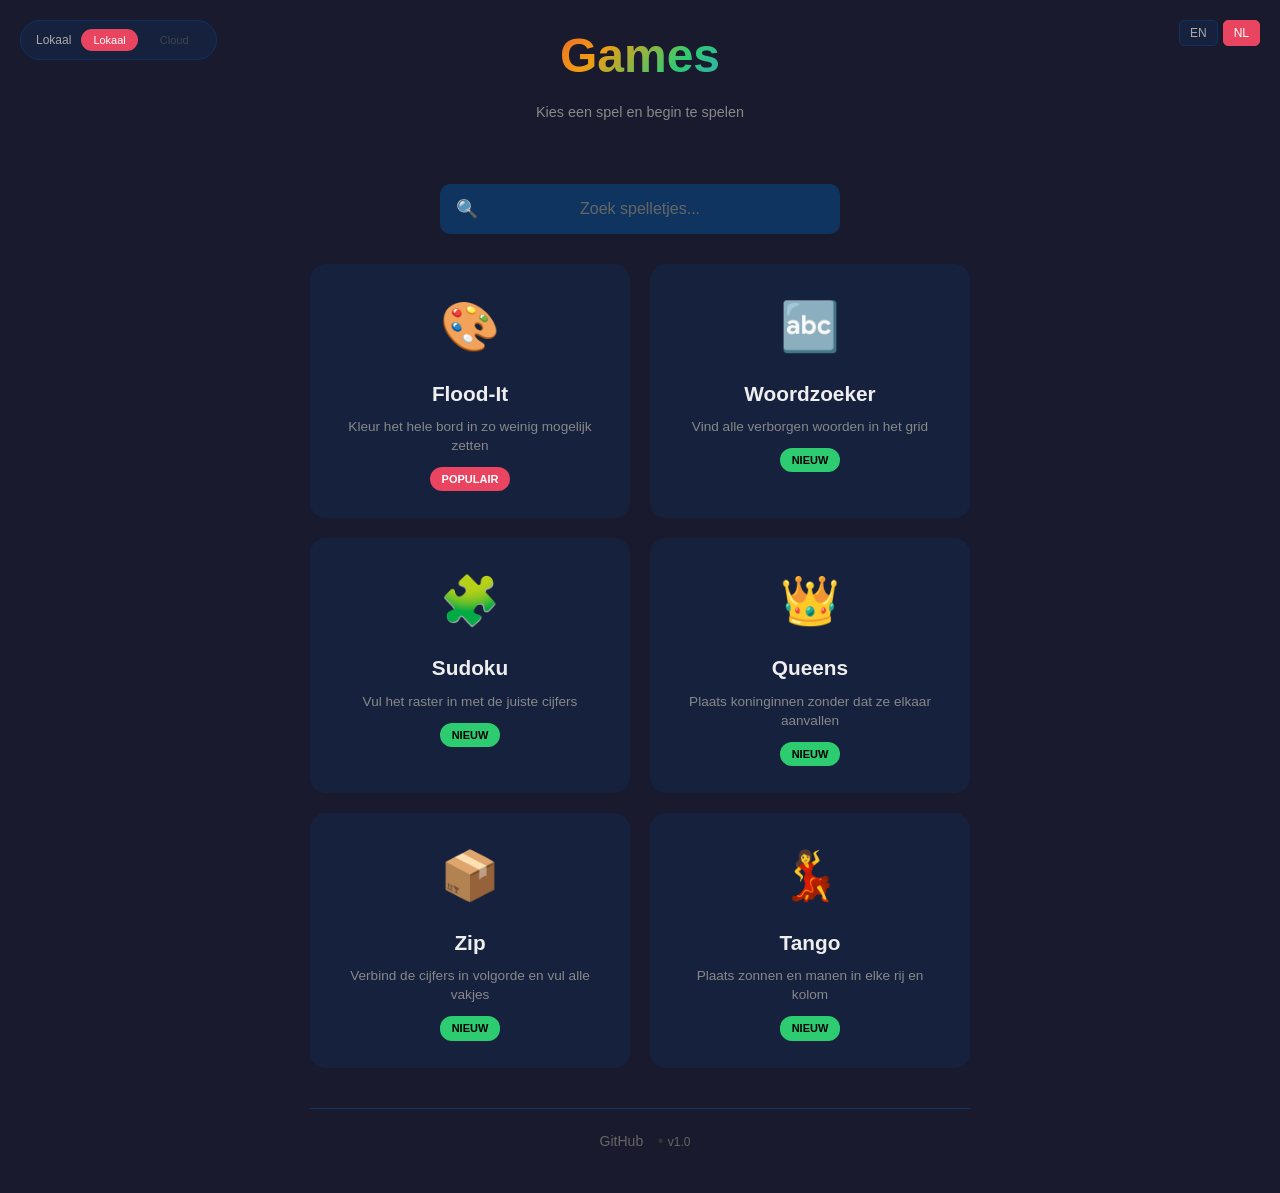
<file: index.html>
<!DOCTYPE html>
<html lang="en">
<head>
    <meta charset="UTF-8">
    <meta name="viewport" content="width=device-width, initial-scale=1.0">
    <title>Games</title>
    <link rel="stylesheet" href="shared/css/style.css">
    <style>
        .dashboard-header {
            text-align: center;
            margin-bottom: 30px;
        }
        
        .dashboard-header h1 {
            font-size: 3rem;
            margin-bottom: 10px;
        }
        
        .search-container {
            width: 100%;
            max-width: 400px;
            margin: 0 auto 30px;
            position: relative;
        }
        
        .search-input {
            width: 100%;
            padding: 14px 20px 14px 45px;
            border: 2px solid #0f3460;
            border-radius: 30px;
            font-size: 16px;
            background: #16213e;
            color: #fff;
            transition: all 0.2s;
        }
        
        .search-input:focus {
            outline: none;
            border-color: #e94560;
            box-shadow: 0 0 20px rgba(233, 69, 96, 0.2);
        }
        
        .search-icon {
            position: absolute;
            left: 16px;
            top: 50%;
            transform: translateY(-50%);
            color: #666;
            font-size: 18px;
        }
        
        .games-grid {
            display: grid;
            grid-template-columns: repeat(auto-fill, minmax(280px, 1fr));
            gap: 20px;
            width: 100%;
            max-width: 900px;
        }
        
        .game-card {
            background: #16213e;
            border-radius: 16px;
            padding: 25px;
            text-align: center;
            cursor: pointer;
            transition: all 0.3s ease;
            border: 2px solid transparent;
            text-decoration: none;
            color: inherit;
            display: block;
        }
        
        .game-card:hover {
            transform: translateY(-5px);
            border-color: #e94560;
            box-shadow: 0 10px 30px rgba(0, 0, 0, 0.3);
        }
        
        .game-card-icon {
            font-size: 48px;
            margin-bottom: 15px;
            display: block;
        }
        
        .game-card-title {
            font-size: 1.3rem;
            font-weight: bold;
            color: #eee;
            margin-bottom: 8px;
        }
        
        .game-card-description {
            font-size: 0.85rem;
            color: #888;
            line-height: 1.4;
        }
        
        .game-card-badge {
            display: inline-block;
            padding: 4px 12px;
            border-radius: 12px;
            font-size: 11px;
            font-weight: bold;
            margin-top: 12px;
            text-transform: uppercase;
        }
        
        .badge-new {
            background: #2ecc71;
            color: #000;
        }
        
        .badge-daily {
            background: #f39c12;
            color: #000;
        }
        
        .badge-popular {
            background: #e94560;
            color: #fff;
        }
        
        .badge-soon {
            background: #0f3460;
            color: #666;
        }
        
        .no-results {
            text-align: center;
            color: #666;
            padding: 40px;
            display: none;
        }
        
        .no-results.visible {
            display: block;
        }
        
        .footer-links {
            margin-top: 40px;
            text-align: center;
            padding: 20px;
            border-top: 1px solid #0f3460;
            width: 100%;
        }
        
        .footer-links a {
            color: #666;
            text-decoration: none;
            font-size: 14px;
            margin: 0 10px;
            transition: color 0.2s;
        }
        
        .footer-links a:hover {
            color: #e94560;
        }
        
        .account-toggle {
            position: absolute;
            top: 20px;
            left: 20px;
            display: flex;
            align-items: center;
            gap: 10px;
            background: #16213e;
            padding: 8px 15px;
            border-radius: 25px;
            border: 1px solid #0f3460;
        }
        
        .account-toggle span {
            font-size: 12px;
            color: #aaa;
        }
        
        .account-toggle .toggle-btn {
            padding: 5px 12px;
            border-radius: 15px;
            border: none;
            font-size: 11px;
            cursor: pointer;
            transition: all 0.2s;
            background: transparent;
            color: #666;
        }
        
        .account-toggle .toggle-btn.active {
            background: #e94560;
            color: white;
        }
        
        .account-toggle .toggle-btn.coming-soon {
            opacity: 0.5;
            cursor: not-allowed;
        }
        
        @media (max-width: 600px) {
            .dashboard-header h1 {
                font-size: 2rem;
            }
            
            .games-grid {
                grid-template-columns: 1fr;
            }
            
            .account-toggle {
                top: 10px;
                left: 10px;
                padding: 6px 10px;
            }
        }
    </style>
</head>
<body>
    <div class="app-container">
        <div class="account-toggle">
            <span id="local-label">Local</span>
            <button class="toggle-btn active" id="btn-local" onclick="setAccountMode('local')">Lokaal</button>
            <button class="toggle-btn coming-soon" id="btn-cloud" onclick="setAccountMode('cloud')">Cloud</button>
        </div>
        
        <div class="lang-switch">
            <button class="lang-btn" data-lang="en" onclick="setLanguage('en')">EN</button>
            <button class="lang-btn" data-lang="nl" onclick="setLanguage('nl')">NL</button>
        </div>

        <div class="dashboard-header">
            <h1>Games</h1>
            <p class="subtitle">Kies een spel en begin te spelen</p>
        </div>

        <div class="search-container">
            <span class="search-icon">🔍</span>
            <input type="text" class="search-input" id="search-input" placeholder="Zoek spelletjes..." oninput="filterGames()">
        </div>

        <div class="games-grid" id="games-grid">
            <a href="games/flood-it/" class="game-card">
                <span class="game-card-icon">🎨</span>
                <div class="game-card-title">Flood-It</div>
                <div class="game-card-description">Kleur het hele bord in zo weinig mogelijk zetten</div>
                <span class="game-card-badge badge-popular">Populair</span>
            </a>
            
            <a href="games/word-search/" class="game-card">
                <span class="game-card-icon">🔤</span>
                <div class="game-card-title">Woordzoeker</div>
                <div class="game-card-description">Vind alle verborgen woorden in het grid</div>
                <span class="game-card-badge badge-new">Nieuw</span>
            </a>
            
            <a href="games/sudoku/" class="game-card">
                <span class="game-card-icon">🧩</span>
                <div class="game-card-title">Sudoku</div>
                <div class="game-card-description">Vul het raster in met de juiste cijfers</div>
                <span class="game-card-badge badge-new">Nieuw</span>
            </a>
            
            <a href="games/queens/" class="game-card">
                <span class="game-card-icon">👑</span>
                <div class="game-card-title">Queens</div>
                <div class="game-card-description">Plaats koninginnen zonder dat ze elkaar aanvallen</div>
                <span class="game-card-badge badge-new">Nieuw</span>
            </a>
            
            <a href="games/zip/" class="game-card">
                <span class="game-card-icon">📦</span>
                <div class="game-card-title">Zip</div>
                <div class="game-card-description">Verbind de cijfers in volgorde en vul alle vakjes</div>
                <span class="game-card-badge badge-new">Nieuw</span>
            </a>
            
            <a href="games/tango/" class="game-card">
                <span class="game-card-icon">💃</span>
                <div class="game-card-title">Tango</div>
                <div class="game-card-description">Plaats zonnen en manen in elke rij en kolom</div>
                <span class="game-card-badge badge-new">Nieuw</span>
            </a>
        </div>

        <div class="no-results" id="no-results">
            <p>Geen spelletjes gevonden</p>
        </div>

        <div class="footer-links">
            <a href="https://github.com/aldo-f/games" target="_blank">GitHub</a>
            <span style="color: #333;">•</span>
            <span style="color: #666; font-size: 12px;">v1.0</span>
        </div>
    </div>

    <script src="shared/js/i18n.js"></script>
    <script>
        let currentLang = localStorage.getItem('games_lang') || 'nl';
        
        document.querySelectorAll('.lang-btn').forEach(btn => {
            btn.classList.toggle('active', btn.dataset.lang === currentLang);
        });
        
        function setLanguage(lang) {
            currentLang = lang;
            localStorage.setItem('games_lang', lang);
            document.querySelectorAll('.lang-btn').forEach(btn => {
                btn.classList.toggle('active', btn.dataset.lang === lang);
            });
            
            const texts = {
                en: {
                    subtitle: 'Choose a game and start playing',
                    search: 'Search games...',
                    noResults: 'No games found',
                    local: 'Local',
                    cloud: 'Cloud',
                    comingSoon: 'Coming Soon',
                    popular: 'Popular',
                    new: 'New'
                },
                nl: {
                    subtitle: 'Kies een spel en begin te spelen',
                    search: 'Zoek spelletjes...',
                    noResults: 'Geen spelletjes gevonden',
                    local: 'Lokaal',
                    cloud: 'Cloud',
                    comingSoon: 'Binnenkort',
                    popular: 'Populair',
                    new: 'Nieuw'
                }
            };
            
            document.querySelector('.subtitle').textContent = texts[lang].subtitle;
            document.getElementById('search-input').placeholder = texts[lang].search;
            document.getElementById('local-label').textContent = texts[lang].local;
            document.getElementById('btn-local').textContent = texts[lang].local;
            document.getElementById('btn-cloud').textContent = texts[lang].cloud;
        }
        
        function filterGames() {
            const searchTerm = document.getElementById('search-input').value.toLowerCase();
            const cards = document.querySelectorAll('.game-card');
            let visibleCount = 0;
            
            cards.forEach(card => {
                const title = card.querySelector('.game-card-title').textContent.toLowerCase();
                const desc = card.querySelector('.game-card-description').textContent.toLowerCase();
                
                if (title.includes(searchTerm) || desc.includes(searchTerm)) {
                    card.style.display = 'block';
                    visibleCount++;
                } else {
                    card.style.display = 'none';
                }
            });
            
            document.getElementById('no-results').classList.toggle('visible', visibleCount === 0);
        }
        
        function setAccountMode(mode) {
            if (mode === 'cloud') return;
            
            document.getElementById('btn-local').classList.toggle('active', mode === 'local');
            document.getElementById('btn-cloud').classList.toggle('active', mode === 'cloud');
            localStorage.setItem('games_account_mode', mode);
        }
        
        function showComingSoon() {
            alert('Dit spel is binnenkort beschikbaar! / This game is coming soon!');
        }
        
        setLanguage(currentLang);
    </script>
</body>
</html>
</file>
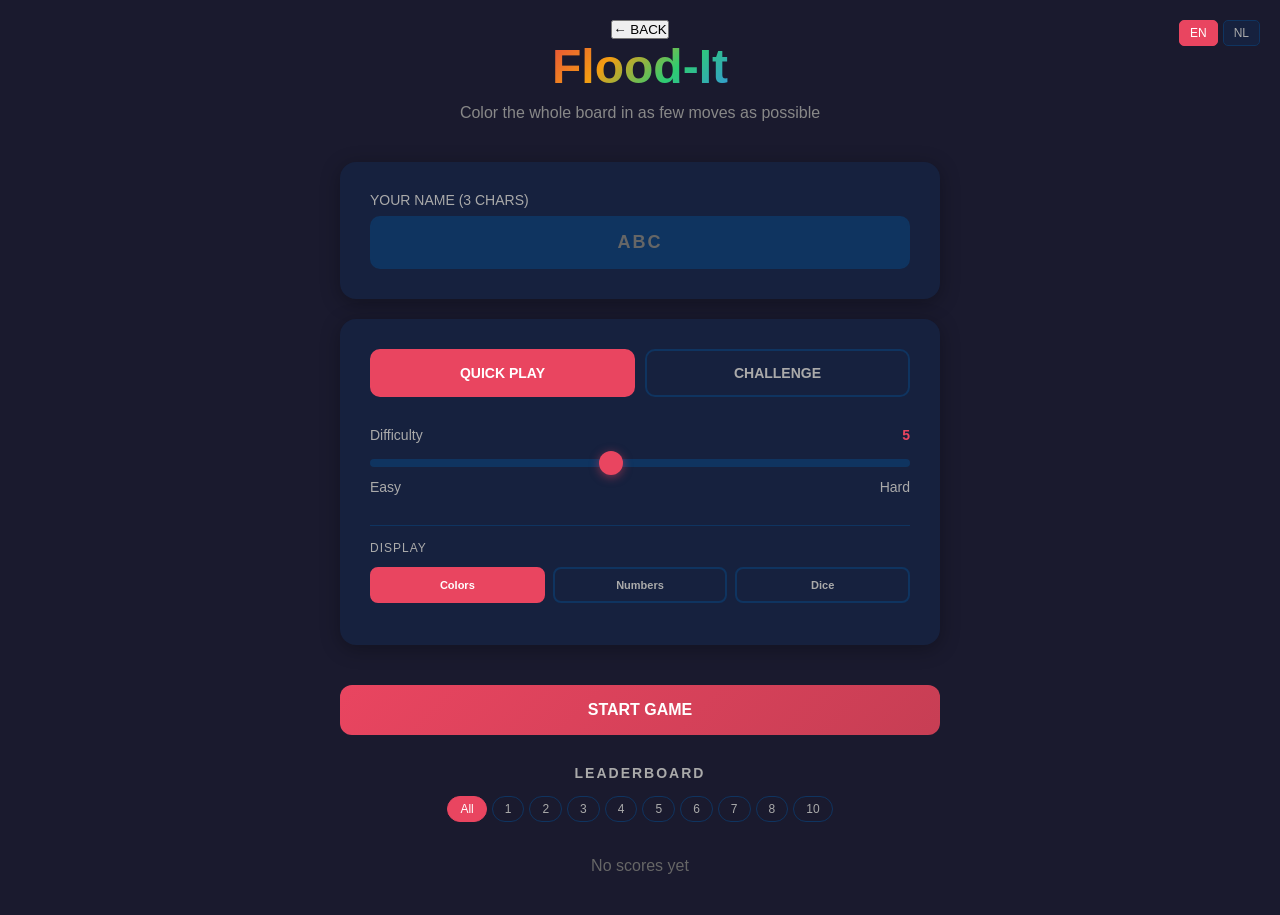
<file: games/flood-it/index.html>
<!DOCTYPE html>
<html lang="en">
<head>
    <meta charset="UTF-8">
    <meta name="viewport" content="width=device-width, initial-scale=1.0">
    <title>Flood-It</title>
    <style>
        * { box-sizing: border-box; margin: 0; padding: 0; }
        body { font-family: -apple-system, BlinkMacSystemFont, 'Segoe UI', Roboto, sans-serif; background: #1a1a2e; min-height: 100vh; color: #eee; display: flex; flex-direction: column; align-items: center; padding: 20px; }
        .screen { display: none; width: 100%; max-width: 600px; flex-direction: column; align-items: center; }
        .screen.active { display: flex; }
        h1 { font-size: 3rem; margin-bottom: 10px; background: linear-gradient(135deg, #e74c3c, #f39c12, #2ecc71, #3498db); -webkit-background-clip: text; -webkit-text-fill-color: transparent; background-clip: text; }
        .lang-switch { position: absolute; top: 20px; right: 20px; display: flex; gap: 5px; }
        .lang-btn { background: #16213e; border: 1px solid #0f3460; color: #aaa; padding: 5px 10px; border-radius: 5px; cursor: pointer; font-size: 12px; }
        .lang-btn.active { background: #e94560; color: white; border-color: #e94560; }
        .subtitle { color: #888; margin-bottom: 40px; }
        .card { background: #16213e; border-radius: 16px; padding: 30px; width: 100%; margin-bottom: 20px; box-shadow: 0 4px 20px rgba(0,0,0,0.3); }
        label { display: block; margin-bottom: 8px; color: #aaa; font-size: 14px; }
        input[type="text"] { width: 100%; padding: 14px 16px; border: 2px solid #0f3460; border-radius: 10px; font-size: 18px; background: #0f3460; color: #fff; text-align: center; text-transform: uppercase; letter-spacing: 8px; font-weight: bold; }
        input[type="text"]:focus { outline: none; border-color: #e94560; }
        input[type="text"]::placeholder { letter-spacing: 2px; color: #666; text-transform: none; }
        .slider-container { margin: 30px 0; }
        .slider-label { display: flex; justify-content: space-between; margin-bottom: 10px; color: #aaa; font-size: 14px; }
        .slider-value { color: #e94560; font-weight: bold; }
        input[type="range"] { width: 100%; height: 8px; border-radius: 4px; background: #0f3460; outline: none; -webkit-appearance: none; }
        input[type="range"]::-webkit-slider-thumb { -webkit-appearance: none; width: 24px; height: 24px; border-radius: 50%; background: #e94560; cursor: pointer; box-shadow: 0 2px 10px rgba(233, 69, 96, 0.5); }
        .mode-buttons { display: flex; gap: 10px; margin-bottom: 15px; }
        .mode-btn { flex: 1; padding: 14px; border: 2px solid #0f3460; border-radius: 10px; background: transparent; color: #aaa; font-size: 14px; font-weight: bold; cursor: pointer; transition: all 0.2s; }
        .mode-btn.active { background: #e94560; border-color: #e94560; color: white; }
        .mode-btn:hover:not(.active) { border-color: #e94560; color: #fff; }
        .challenge-info { background: #0f3460; padding: 12px; border-radius: 8px; font-size: 13px; color: #aaa; margin-bottom: 20px; display: none; }
        .challenge-info.visible { display: block; }
        .settings-toggle { display: flex; align-items: center; justify-content: space-between; padding: 12px 0; border-top: 1px solid #0f3460; margin-top: 10px; }
        .toggle-switch { position: relative; width: 50px; height: 26px; }
        .toggle-switch input { opacity: 0; width: 0; height: 0; }
        .toggle-slider { position: absolute; cursor: pointer; top: 0; left: 0; right: 0; bottom: 0; background: #0f3460; border-radius: 26px; transition: 0.3s; }
        .toggle-slider:before { position: absolute; content: ""; height: 20px; width: 20px; left: 3px; bottom: 3px; background: white; border-radius: 50%; transition: 0.3s; }
        input:checked + .toggle-slider { background: #e94560; }
        input:checked + .toggle-slider:before { transform: translateX(24px); }
        .btn { width: 100%; padding: 16px; border: none; border-radius: 12px; font-size: 16px; font-weight: bold; cursor: pointer; transition: all 0.2s; margin-top: 20px; }
        .btn-primary { background: linear-gradient(135deg, #e94560, #c73e54); color: white; }
        .btn-primary:hover { transform: translateY(-2px); box-shadow: 0 4px 20px rgba(233, 69, 96, 0.4); }
        .btn-primary:disabled { background: #333; cursor: not-allowed; transform: none; box-shadow: none; }
        .game-header { display: flex; justify-content: space-between; align-items: center; width: 100%; max-width: 600px; margin-bottom: 20px; }
        .game-info { display: flex; gap: 20px; align-items: center; }
        .stat { background: #16213e; padding: 10px 20px; border-radius: 10px; text-align: center; }
        .stat-label { font-size: 11px; color: #666; text-transform: uppercase; }
        .stat-value { font-size: 20px; font-weight: bold; color: #e94560; }
        .timer { color: #2ecc71; }
        .timer.warning { color: #f39c12; }
        .timer.danger { color: #e74c3c; animation: pulse 0.5s infinite; }
        @keyframes pulse { 0%, 100% { opacity: 1; } 50% { opacity: 0.5; } }
        .color-buttons { display: flex; gap: 10px; justify-content: center; flex-wrap: wrap; margin: 20px 0; }
        .color-btn { width: 55px; height: 55px; border: 3px solid transparent; border-radius: 12px; cursor: pointer; transition: all 0.2s; display: flex; align-items: center; justify-content: center; overflow: hidden; }
        .color-btn:hover { transform: scale(1.1); }
        .color-btn.current { border-color: white; box-shadow: 0 0 15px rgba(255,255,255,0.4); }
        .color-btn:disabled { opacity: 0.4; cursor: not-allowed; }
        .color-btn:disabled:hover { transform: none; }
        #game-grid { display: grid; gap: 2px; background: #0a0a15; padding: 4px; border-radius: 8px; margin: 20px 0; }
        .cell { border-radius: 2px; transition: background-color 0.15s ease; position: relative; }
        .game-footer { display: flex; gap: 10px; width: 100%; max-width: 600px; }
        .btn-secondary { background: #16213e; color: #aaa; border: 2px solid #0f3460; }
        .btn-secondary:hover { background: #1a2744; color: #fff; }
        .board-indicator { display: flex; gap: 10px; margin-bottom: 20px; }
        .board-dot { width: 12px; height: 12px; border-radius: 50%; background: #0f3460; }
        .board-dot.active { background: #e94560; }
        .board-dot.completed { background: #2ecc71; }
        .leaderboard { width: 100%; max-width: 400px; margin-top: 30px; }
        .leaderboard h3 { color: #aaa; margin-bottom: 15px; text-align: center; font-size: 14px; text-transform: uppercase; letter-spacing: 2px; }
        .leaderboard-tabs { display: flex; gap: 5px; margin-bottom: 15px; justify-content: center; }
        .leaderboard-tab { background: transparent; border: 1px solid #0f3460; color: #aaa; padding: 5px 12px; border-radius: 15px; font-size: 12px; cursor: pointer; }
        .leaderboard-tab.active { background: #e94560; border-color: #e94560; color: white; }
        .leaderboard-entry { display: flex; justify-content: space-between; padding: 10px 15px; background: #16213e; border-radius: 8px; margin-bottom: 8px; }
        .leaderboard-rank { color: #f39c12; font-weight: bold; width: 30px; }
        .leaderboard-nickname { flex: 1; text-align: left; padding-left: 10px; letter-spacing: 3px; }
        .leaderboard-difficulty { color: #666; font-size: 11px; }
        .leaderboard-score { color: #e94560; font-weight: bold; }
        .leaderboard-empty { text-align: center; color: #666; padding: 20px; }
        .result-screen { text-align: center; }
        .result-score { font-size: 48px; font-weight: bold; color: #e94560; margin: 20px 0; }
        .result-label { color: #666; font-size: 14px; }
        .win-message { color: #2ecc71; font-size: 24px; margin-bottom: 10px; }
        .lose-message { color: #e74c3c; font-size: 24px; margin-bottom: 10px; }
        .error-msg { color: #e74c3c; font-size: 12px; margin-top: 8px; display: none; }
        .error-msg.show { display: block; }
        .hint { color: #666; font-size: 12px; text-align: center; margin-top: 10px; }
        .game-tools { display: flex; gap: 10px; width: 100%; max-width: 600px; margin-bottom: 10px; }
        .tool-btn { flex: 1; padding: 10px; border: 2px solid #0f3460; border-radius: 8px; background: #16213e; color: #aaa; font-size: 12px; cursor: pointer; transition: all 0.2s; display: flex; align-items: center; justify-content: center; gap: 5px; }
        .tool-btn:hover { border-color: #e94560; color: #fff; }
        .tool-btn:disabled { opacity: 0.4; cursor: not-allowed; }
        .tool-btn.used { border-color: #f39c12; color: #f39c12; }
        .hint-indicator { background: #f39c12; color: #000; padding: 2px 8px; border-radius: 4px; font-size: 11px; margin-left: 5px; }
        .leaderboard-extras { font-size: 10px; color: #666; margin-left: 5px; }
        .leaderboard-extras span { margin-right: 5px; }
        .leaderboard-extras .hint-used { color: #f39c12; }
        .leaderboard-extras .undo-used { color: #e74c3c; }
        
        /* Display settings */
        .display-section { margin-top: 15px; padding-top: 15px; border-top: 1px solid #0f3460; }
        .display-section-title { color: #aaa; font-size: 12px; text-transform: uppercase; letter-spacing: 1px; margin-bottom: 12px; }
        .display-options { display: flex; gap: 8px; margin-bottom: 12px; flex-wrap: wrap; }
        .display-option-btn { flex: 1; min-width: 70px; padding: 10px 8px; border: 2px solid #0f3460; border-radius: 8px; background: transparent; color: #aaa; font-size: 11px; font-weight: bold; cursor: pointer; transition: all 0.2s; text-align: center; }
        .display-option-btn.active { background: #e94560; border-color: #e94560; color: white; }
        .display-option-btn:hover:not(.active) { border-color: #e94560; color: #fff; }
        
        /* Numbers on cells */
        .cell-number { position: absolute; inset: 0; display: flex; align-items: center; justify-content: center; font-weight: bold; font-size: 14px; color: white; text-shadow: 0 0 3px rgba(0,0,0,0.8), 0 0 1px rgba(0,0,0,1); pointer-events: none; }
        
        /* Dice dots */
        .cell-dice { position: absolute; inset: 0; display: grid; grid-template-columns: repeat(3, 1fr); grid-template-rows: repeat(3, 1fr); padding: 15%; pointer-events: none; }
        .dice-dot { background: white; border-radius: 50%; box-shadow: 0 0 3px rgba(0,0,0,0.8), 0 0 1px rgba(0,0,0,1); }
        .dice-dot.empty { visibility: hidden; }
        
        /* Compact grid */
        #game-grid.compact { gap: 1px; padding: 2px; }
        #game-grid.compact .cell { border-radius: 2px; }
        
        /* Centered layout */
        .app-container { width: 100%; max-width: 700px; display: flex; flex-direction: column; align-items: center; }
        .screen { display: none; width: 100%; flex-direction: column; align-items: center; }
        .screen .card, .screen .leaderboard, .screen .game-header, .screen .game-footer { max-width: 100%; }
    </style>
</head>
<body>
    <div class="app-container">
    <div class="lang-switch">
        <button class="lang-btn active" data-lang="en">EN</button>
        <button class="lang-btn" data-lang="nl">NL</button>
    </div>

    <div id="start-screen" class="screen active">
        <button class="back-btn" onclick="goToDashboard()" data-i18n="back_to_menu">← BACK</button>
        <h1>Flood-It</h1>
        <p class="subtitle" data-i18n="subtitle">Color the whole board in as few moves as possible</p>
        <div class="card">
            <label data-i18n="nickname_label">YOUR NAME (3 CHARS)</label>
            <input type="text" id="nickname" maxlength="3" placeholder="ABC">
            <p id="nickname-error" class="error-msg" data-i18n="nickname_error">Enter exactly 3 characters</p>
        </div>
        <div class="card">
            <div class="mode-buttons">
                <button class="mode-btn active" data-mode="quick" data-i18n="quick_play">QUICK PLAY</button>
                <button class="mode-btn" data-mode="challenge" data-i18n="challenge">CHALLENGE</button>
            </div>
            <div class="challenge-info" id="challenge-info" data-i18n="challenge_info">
                Play 3 boards. Your score is the average of the 3 boards.
            </div>
            <div class="slider-container">
                <div class="slider-label"><span data-i18n="difficulty">Difficulty</span><span class="slider-value" id="difficulty-label">5</span></div>
                <input type="range" id="difficulty" min="1" max="10" value="5" oninput="updateDifficulty()">
                <div class="slider-label" style="margin-top: 8px;"><span data-i18n="easy">Easy</span><span data-i18n="hard">Hard</span></div>
            </div>
            <div class="display-section">
                <div class="display-section-title" data-i18n="display_mode">Display</div>
                <div class="display-options">
                    <button class="display-option-btn active" data-display="colors" data-i18n="colors">Colors</button>
                    <button class="display-option-btn" data-display="numbers" data-i18n="numbers">Numbers</button>
                    <button class="display-option-btn" data-display="dice" data-i18n="dice">Dice</button>
                </div>
            </div>
        </div>
        <button class="btn btn-primary" onclick="startGame()" data-i18n="start_game">START GAME</button>
        <div class="leaderboard">
            <h3 data-i18n="leaderboard">Leaderboard</h3>
            <div class="leaderboard-tabs">
                <button class="leaderboard-tab active" data-diff="all" data-i18n="all">All</button>
                <button class="leaderboard-tab" data-diff="1">1</button>
                <button class="leaderboard-tab" data-diff="2">2</button>
                <button class="leaderboard-tab" data-diff="3">3</button>
                <button class="leaderboard-tab" data-diff="4">4</button>
                <button class="leaderboard-tab" data-diff="5">5</button>
                <button class="leaderboard-tab" data-diff="6">6</button>
                <button class="leaderboard-tab" data-diff="7">7</button>
                <button class="leaderboard-tab" data-diff="8">8</button>
                <button class="leaderboard-tab" data-diff="10">10</button>
            </div>
            <div id="leaderboard-list"></div>
        </div>
    </div>

    <div id="game-screen" class="screen">
        <div class="game-header">
            <div class="game-info">
                <div class="stat"><div class="stat-label" data-i18n="moves">Moves</div><div class="stat-value"><span id="moves">0</span>/<span id="max-moves">25</span></div></div>
                <div class="stat timer" id="timer-stat" style="display: none;"><div class="stat-label" data-i18n="timer">Timer</div><div class="stat-value" id="timer-display">60</div></div>
            </div>
            <div class="stat"><div class="stat-label" data-i18n="name">Name</div><div class="stat-value" id="player-name" style="font-size: 16px;">ABC</div></div>
        </div>
        <div class="board-indicator" id="board-indicator" style="display: none;">
            <div class="board-dot active"></div><div class="board-dot"></div><div class="board-dot"></div>
        </div>
        <div id="game-grid"></div>
        <div class="color-buttons" id="color-buttons"></div>
        <div class="game-tools">
            <button class="tool-btn" id="undo-btn" onclick="undoMove()" disabled>
                <span>↩</span> <span data-i18n="undo">UNDO</span>
            </button>
            <button class="tool-btn" id="hint-btn" onclick="getHint()">
                <span>💡</span> <span data-i18n="hint">HINT</span>
            </button>
            <button class="tool-btn" id="compact-btn" onclick="toggleCompact()">
                <span>⊞</span> <span data-i18n="compact">COMPACT</span>
            </button>
        </div>
        <div class="game-footer">
            <button class="btn btn-secondary" onclick="goToDashboard()" data-i18n="back_to_menu">← BACK</button>
            <button class="btn btn-secondary" onclick="showStartScreen()" data-i18n="new_game">NEW GAME</button>
            <button class="btn btn-primary" id="next-btn" onclick="nextBoard()" style="display: none; margin-top: 0;" data-i18n="next_board">NEXT BOARD</button>
        </div>
    </div>

    <div id="result-screen" class="screen">
        <button class="back-btn" onclick="goToDashboard()" data-i18n="back_to_menu">← BACK</button>
        <div class="result-screen">
            <div id="result-message"></div>
            <div class="result-label" id="result-label"></div>
            <div class="result-score" id="result-score"></div>
            <button class="btn btn-primary" onclick="showStartScreen()" data-i18n="play_again">PLAY AGAIN</button>
        </div>
    </div>

    <script src="../../shared/js/navigation.js"></script>
    <script>
        const COLORS = ["#e74c3c", "#3498db", "#2ecc71", "#f39c12", "#9b59b6", "#1abc9c", "#e91e63", "#ff5722", "#795548", "#607d8b"];
        const DIFFICULTY_SETTINGS = {
            1: {grid: 8, colors: 4, time: 45}, 2: {grid: 9, colors: 4, time: 50}, 3: {grid: 10, colors: 5, time: 55},
            4: {grid: 11, colors: 5, time: 60}, 5: {grid: 12, colors: 5, time: 65}, 6: {grid: 13, colors: 6, time: 70},
            7: {grid: 14, colors: 6, time: 75}, 8: {grid: 16, colors: 7, time: 85}, 9: {grid: 18, colors: 7, time: 95},
            10: {grid: 20, colors: 8, time: 105}
        };

        const i18n = {
            en: {
                subtitle: "Color the whole board in as few moves as possible",
                nickname_label: "YOUR NAME (3 CHARS)",
                nickname_error: "Enter exactly 3 characters",
                quick_play: "QUICK PLAY",
                challenge: "CHALLENGE",
                challenge_info: "Play 3 boards (10x10, 6 colors). Your score is the average of the 3 boards.",
                difficulty: "Difficulty",
                easy: "Easy",
                hard: "Hard",
                timer_enable: "Enable timer",
                timer: "Timer",
                seconds: "seconds",
                start_game: "START GAME",
                leaderboard: "Leaderboard",
                all: "All",
                moves: "Moves",
                name: "Name",
                new_game: "NEW GAME",
                next_board: "NEXT BOARD",
                play_again: "PLAY AGAIN",
                won: "WON!",
                lost: "LOST",
                too_many_moves: "Too many moves needed",
                challenge_completed: "CHALLENGE COMPLETED!",
                time_up: "TIME'S UP",
                average: "Average",
                moves_count: "moves",
                no_scores: "No scores yet",
                undo: "UNDO",
                hint: "HINT",
                display_mode: "Display",
                colors: "Colors",
                numbers: "Numbers",
                dice: "Dice",
                brightness: "Brightness",
                normal: "Normal",
                high: "High",
                contrast_mode: "Contrast",
                color: "Color",
                bw: "B&W",
                compact: "COMPACT",
                back_to_menu: "← BACK"
            },
            nl: {
                subtitle: "Kleur het hele bord in zo weinig mogelijk zetten",
                nickname_label: "JOUW NAAM (3 TEKENS)",
                nickname_error: "Voer precies 3 tekens in",
                quick_play: "QUICK PLAY",
                challenge: "CHALLENGE",
                challenge_info: "Speel 3 borden (10x10, 6 kleuren). Je score is het gemiddelde van de 3 borden.",
                difficulty: "Moeilijkheid",
                easy: "Easy",
                hard: "Hard",
                timer_enable: "Timer inschakelen",
                timer: "Timer",
                seconds: "seconden",
                start_game: "START SPEL",
                leaderboard: "Leaderboard",
                all: "Alle",
                moves: "Zetten",
                name: "Naam",
                new_game: "NIEUW SPEL",
                next_board: "VOLGEND BORD",
                play_again: "OPNIEUW SPELEN",
                won: "GEWONNEN!",
                lost: "VERLOREN",
                too_many_moves: "Teveel zetten nodig",
                challenge_completed: "CHALLENGE GEHAALD!",
                time_up: "TIJD VOORBIJ",
                average: "Gemiddelde",
                moves_count: "zetten",
                no_scores: "Nog geen scores",
                undo: "ONGEDAAN",
                hint: "HINT",
                display_mode: "Weergave",
                colors: "Kleuren",
                numbers: "Cijfers",
                dice: "Dobbel",
                brightness: "Helderheid",
                normal: "Normaal",
                high: "Hoog",
                contrast_mode: "Contrast",
                color: "Kleur",
                bw: "Z&W",
                compact: "COMPACT",
                back_to_menu: "← TERUG"
            }
        };

        let currentLang = "en";
        let game = null;
        let nickname = "";
        let timerInterval = null;
        let timeLeft = 0;
        let currentMode = "quick";
        let currentLeaderboardDiff = "all";
        let gameHistory = [];
        let hintsUsed = 0;
        let undosUsed = 0;
        let displayMode = "colors";
        let compactMode = false;

        function t(key) {
            return i18n[currentLang][key] || key;
        }

        function setLanguage(lang) {
            currentLang = lang;
            document.querySelectorAll(".lang-btn").forEach(btn => {
                btn.classList.toggle("active", btn.dataset.lang === lang);
            });
            document.querySelectorAll("[data-i18n]").forEach(el => {
                const key = el.dataset.i18n;
                if (el.tagName === "INPUT") {
                    el.placeholder = t(key + "_placeholder") || "";
                } else {
                    el.textContent = t(key);
                }
            });
            updateDifficulty();
            loadLeaderboard();
        }

        document.querySelectorAll(".lang-btn").forEach(btn => {
            btn.addEventListener("click", () => setLanguage(btn.dataset.lang));
        });

        document.querySelectorAll(".leaderboard-tab").forEach(tab => {
            tab.addEventListener("click", () => {
                document.querySelectorAll(".leaderboard-tab").forEach(t => t.classList.remove("active"));
                tab.classList.add("active");
                currentLeaderboardDiff = tab.dataset.diff;
                loadLeaderboard();
            });
        });

        function selectMode(mode) {
            currentMode = mode;
            document.querySelectorAll(".mode-btn").forEach(btn => btn.classList.toggle("active", btn.dataset.mode === mode));
            document.getElementById("challenge-info").classList.toggle("visible", mode === "challenge");
            if (mode === "challenge") {
                document.getElementById("difficulty").value = 5;
                document.getElementById("difficulty-label").textContent = "5";
                updateDifficulty();
            }
        }

        document.querySelectorAll(".mode-btn").forEach(btn => {
            btn.addEventListener("click", () => selectMode(btn.dataset.mode));
        });

        document.querySelectorAll(".display-option-btn[data-display]").forEach(btn => {
            btn.addEventListener("click", () => {
                document.querySelectorAll(".display-option-btn[data-display]").forEach(b => b.classList.remove("active"));
                btn.classList.add("active");
                displayMode = btn.dataset.display;
                localStorage.setItem("floodit_display", displayMode);
                if (game) renderGame();
            });
        });

        function updateDifficulty() {
            const value = parseInt(document.getElementById("difficulty").value);
            document.getElementById("difficulty-label").textContent = value;
        }

        function showScreen(screenId) {
            document.querySelectorAll(".screen").forEach(s => s.classList.remove("active"));
            document.getElementById(screenId).classList.add("active");
        }

        function generateGrid(gridSize, numColors) {
            return Array.from({length: gridSize}, () => Array.from({length: gridSize}, () => Math.floor(Math.random() * numColors)));
        }

        function getConnected(grid, x, y) {
            const n = grid.length;
            const visited = new Set();
            const queue = [[x, y]];
            const color = grid[y][x];
            while (queue.length) {
                const [cx, cy] = queue.shift();
                const key = `${cx},${cy}`;
                if (visited.has(key)) continue;
                visited.add(key);
                for (const [dx, dy] of [[-1,0],[1,0],[0,-1],[0,1]]) {
                    const nx = cx + dx, ny = cy + dy;
                    if (nx >= 0 && nx < n && ny >= 0 && ny < n && grid[ny][nx] === color) queue.push([nx, ny]);
                }
            }
            return visited;
        }

        function floodFill(grid, x, y, newColor) {
            const oldColor = grid[y][x];
            if (oldColor === newColor) return;
            const connected = getConnected(grid, x, y);
            for (const key of connected) {
                const [cx, cy] = key.split(",").map(Number);
                grid[cy][cx] = newColor;
            }
        }

        function countExpansion(grid, color) {
            const connected = getConnected(grid, 0, 0);
            const tempGrid = grid.map(row => [...row]);
            for (const key of connected) {
                const [cx, cy] = key.split(",").map(Number);
                tempGrid[cy][cx] = color;
            }
            const newConnected = getConnected(tempGrid, 0, 0);
            return newConnected.size - connected.size;
        }

        function greedySolver(grid, maxColors) {
            const tempGrid = grid.map(row => [...row]);
            let moves = 0;
            const n = tempGrid.length;
            while (moves < 50) {
                const connected = getConnected(tempGrid, 0, 0);
                if (connected.size === n * n) break;
                let bestColor = -1, bestExpansion = -1;
                for (let c = 0; c < maxColors; c++) {
                    if (tempGrid[0][0] === c) continue;
                    const exp = countExpansion(tempGrid, c);
                    if (exp > bestExpansion) { bestExpansion = exp; bestColor = c; }
                }
                if (bestColor === -1 || bestExpansion <= 0) break;
                floodFill(tempGrid, 0, 0, bestColor);
                moves++;
            }
            return moves;
        }

        function calculateMaxMoves(gridSize, numColors) {
            const scores = [];
            for (let i = 0; i < 3; i++) {
                const testGrid = generateGrid(gridSize, numColors);
                scores.push(greedySolver(testGrid, numColors));
            }
            return Math.max(Math.round(scores.reduce((a, b) => a + b, 0) / scores.length) + 8, 10);
        }

        function loadLeaderboard() {
            const data = JSON.parse(localStorage.getItem("floodit_leaderboard") || "[]");
            let filtered = data;
            if (currentLeaderboardDiff !== "all") {
                filtered = data.filter(e => e.difficulty === parseInt(currentLeaderboardDiff));
            }
            filtered.sort((a, b) => a.score - b.score);
            const list = document.getElementById("leaderboard-list");
            if (filtered.length === 0) {
                list.innerHTML = `<div class="leaderboard-empty">${t("no_scores")}</div>`;
                return;
            }
            list.innerHTML = filtered.slice(0, 10).map((entry, i) => `
                <div class="leaderboard-entry">
                    <span class="leaderboard-rank">${i + 1}</span>
                    <span class="leaderboard-nickname">${entry.nickname}</span>
                    <span class="leaderboard-difficulty">L${entry.difficulty || "?"}</span>
                    <span class="leaderboard-score">${Math.round(entry.score)}</span>
                    <span class="leaderboard-extras">
                        ${entry.hints > 0 ? `<span class="hint-used">💡${entry.hints}</span>` : ''}
                        ${entry.undos > 0 ? `<span class="undo-used">↩${entry.undos}</span>` : ''}
                    </span>
                </div>
            `).join("");
        }

        function saveScore(nickname, score, mode, difficulty) {
            const data = JSON.parse(localStorage.getItem("floodit_leaderboard") || "[]");
            data.push({
                nickname, 
                score, 
                mode, 
                difficulty,
                hints: hintsUsed,
                undos: undosUsed
            });
            localStorage.setItem("floodit_leaderboard", JSON.stringify(data));
        }

        function startGame() {
            nickname = document.getElementById("nickname").value.toUpperCase().trim();
            const errorEl = document.getElementById("nickname-error");
            if (nickname.length !== 3 || !/^[A-Z0-9]{3}$/.test(nickname)) {
                errorEl.classList.add("show");
                return;
            }
            errorEl.classList.remove("show");

            // Save nickname for persistence
            localStorage.setItem("floodit_nickname", nickname);

            const difficulty = parseInt(document.getElementById("difficulty").value);
            const timerEnabled = currentMode === "challenge"; // Timer always on for challenge
            const settings = DIFFICULTY_SETTINGS[difficulty];

            let gridSize = settings.grid;
            let numColors = settings.colors;
            let maxMoves = calculateMaxMoves(gridSize, numColors);

            game = {
                grid: generateGrid(gridSize, numColors),
                grid_size: gridSize,
                num_colors: numColors,
                max_moves: maxMoves,
                moves: 0,
                difficulty,
                timer_enabled: timerEnabled,
                timer_duration: settings.time
            };

            if (currentMode === "challenge") {
                gridSize = 10;
                numColors = 6;
                maxMoves = calculateMaxMoves(gridSize, numColors);
                game.grid_size = gridSize;
                game.num_colors = numColors;
                game.max_moves = maxMoves;
                game.boards = [
                    {grid: generateGrid(10, 6), moves: 0, completed: false},
                    {grid: generateGrid(10, 6), moves: 0, completed: false},
                    {grid: generateGrid(10, 6), moves: 0, completed: false}
                ];
                game.current_board = 0;
                game.grid = game.boards[0].grid;
            }

            showScreen("game-screen");
            document.getElementById("player-name").textContent = nickname;
            
            // Reset history and hints/undos
            gameHistory = [];
            hintsUsed = 0;
            undosUsed = 0;
            
            // Reset tool buttons
            document.getElementById("undo-btn").disabled = true;
            document.getElementById("undo-btn").classList.remove("used");
            document.getElementById("hint-btn").classList.remove("used");
            
            renderGame();
            startTimer();
        }

        function startTimer() {
            if (timerInterval) clearInterval(timerInterval);
            const timerStat = document.getElementById("timer-stat");
            const timerDisplay = document.getElementById("timer-display");
            if (!game.timer_enabled || currentMode === "quick") {
                timerStat.style.display = "none";
                return;
            }
            timerStat.style.display = "block";
            timeLeft = game.timer_duration;
            timerDisplay.textContent = timeLeft;
            timerDisplay.className = "stat-value";
            timerInterval = setInterval(() => {
                timeLeft--;
                timerDisplay.textContent = timeLeft;
                timerDisplay.classList.remove("warning", "danger");
                if (timeLeft <= 10) timerDisplay.classList.add("danger");
                else if (timeLeft <= 20) timerDisplay.classList.add("warning");
                if (timeLeft <= 0) {
                    clearInterval(timerInterval);
                    gameOver(false);
                }
            }, 1000);
        }

        function renderGame() {
            const grid = game.grid;
            const gridSize = game.grid_size;
            document.getElementById("moves").textContent = game.moves;
            document.getElementById("max-moves").textContent = game.max_moves;

            if (currentMode === "challenge" && game.boards) {
                document.getElementById("board-indicator").style.display = "flex";
                document.querySelectorAll(".board-dot").forEach((dot, i) => {
                    dot.classList.remove("active", "completed");
                    if (i < game.current_board) dot.classList.add("completed");
                    else if (i === game.current_board) dot.classList.add("active");
                });
                document.getElementById("next-btn").style.display = "none";
            } else {
                document.getElementById("board-indicator").style.display = "none";
            }

            const gridEl = document.getElementById("game-grid");
            gridEl.style.gridTemplateColumns = `repeat(${gridSize}, 1fr)`;
            gridEl.innerHTML = "";
            gridEl.classList.toggle("compact", compactMode);
            const maxCellSize = Math.min(400 / gridSize, 45);
            gridEl.style.maxWidth = `${gridSize * maxCellSize}px`;

            for (let y = 0; y < gridSize; y++) {
                for (let x = 0; x < gridSize; x++) {
                    const cell = document.createElement("div");
                    cell.className = "cell";
                    cell.style.backgroundColor = COLORS[grid[y][x]];
                    cell.style.width = `${maxCellSize}px`;
                    cell.style.height = `${maxCellSize}px`;
                    cell.style.position = "relative";
                    renderCellContent(cell, grid[y][x], COLORS[grid[y][x]]);
                    gridEl.appendChild(cell);
                }
            }

            const colorButtonsEl = document.getElementById("color-buttons");
            colorButtonsEl.innerHTML = "";
            const currentColor = grid[0][0];
            for (let i = 0; i < game.num_colors; i++) {
                const btn = document.createElement("button");
                btn.className = "color-btn" + (i === currentColor ? " current" : "");
                
                if (displayMode === "colors") {
                    btn.style.backgroundColor = COLORS[i];
                } else if (displayMode === "numbers") {
                    // White background with black number
                    btn.style.backgroundColor = '#ffffff';
                    btn.style.color = '#000000';
                    btn.innerHTML = '<span style="color: black; font-weight: bold; font-size: 22px;">' + (i + 1) + '</span>';
                } else if (displayMode === "dice") {
                    btn.style.backgroundColor = COLORS[i];
                    btn.innerHTML = '<div class="cell-dice" style="padding: 10%;">' + renderDiceDotsHTML(i + 1) + '</div>';
                }
                
                btn.onclick = () => makeMove(i);
                colorButtonsEl.appendChild(btn);
            }
        }
        
        function renderDiceDotsHTML(num) {
            const dots = getDiceDots(num);
            let html = '<div style="display: grid; grid-template-columns: repeat(3, 1fr); grid-template-rows: repeat(3, 1fr); height: 100%; gap: 2px;">';
            dots.forEach(d => {
                html += '<div style="background: white; border-radius: 50%;' + (d ? '' : ' visibility: hidden;') + '"></div>';
            });
            html += '</div>';
            return html;
        }

        function makeMove(color) {
            const currentColor = game.grid[0][0];
            if (color === currentColor) return;

            // Save to history for undo
            gameHistory.push({
                grid: game.grid.map(row => [...row]),
                moves: game.moves
            });

            floodFill(game.grid, 0, 0, color);
            game.moves++;
            
            // Enable undo button
            document.getElementById("undo-btn").disabled = false;
            
            renderGame();

            const n = game.grid_size;
            const connected = getConnected(game.grid, 0, 0);
            const won = connected.size === n * n;

            if (won) {
                if (currentMode === "challenge") {
                    game.boards[game.current_board].completed = true;
                    game.boards[game.current_board].moves = game.moves;
                    if (game.current_board < 2) {
                        document.getElementById("next-btn").style.display = "block";
                    } else {
                        gameEnd();
                    }
                } else {
                    gameWin();
                }
            } else if (game.moves >= game.max_moves) {
                gameOver(false);
            }
        }

        function undoMove() {
            if (gameHistory.length === 0) return;
            
            const lastState = gameHistory.pop();
            game.grid = lastState.grid;
            game.moves = lastState.moves;
            undosUsed++;
            
            // Mark undo as used
            document.getElementById("undo-btn").classList.add("used");
            
            // Disable undo if no more history
            if (gameHistory.length === 0) {
                document.getElementById("undo-btn").disabled = true;
            }
            
            renderGame();
        }

        function getHint() {
            if (!game) return;
            
            // Find the best color using greedy strategy
            const grid = game.grid;
            const numColors = game.num_colors;
            let bestColor = -1;
            let bestExpansion = -1;
            
            for (let c = 0; c < numColors; c++) {
                if (grid[0][0] === c) continue;
                const expansion = countExpansion(grid, c);
                if (expansion > bestExpansion) {
                    bestExpansion = expansion;
                    bestColor = c;
                }
            }
            
            if (bestColor !== -1) {
                hintsUsed++;
                
                // Mark hint as used
                document.getElementById("hint-btn").classList.add("used");
                
                // Highlight the best color
                const colorButtons = document.querySelectorAll(".color-btn");
                colorButtons.forEach(btn => btn.classList.remove("hint-indicator"));
                if (colorButtons[bestColor]) {
                    colorButtons[bestColor].classList.add("hint-indicator");
                    // Remove highlight after 2 seconds
                    setTimeout(() => {
                        colorButtons[bestColor].classList.remove("hint-indicator");
                    }, 2000);
                }
            }
        }

        function toggleCompact() {
            compactMode = !compactMode;
            const btn = document.getElementById("compact-btn");
            btn.classList.toggle("used", compactMode);
            if (game) renderGame();
        }

        function getDiceDots(num) {
            // 3x3 grid positions: 0 1 2 / 3 4 5 / 6 7 8
            const dots = [
                0, 0, 0, 0, 0, 0, 0, 0, 0  // 0 = no dot
            ];
            
            if (num === 1) {
                // Center
                dots[4] = 1;
            } else if (num === 2) {
                // Top-left + bottom-right
                dots[0] = 1;
                dots[8] = 1;
            } else if (num === 3) {
                // Diagonal: top-left + center + bottom-right
                dots[0] = 1;
                dots[4] = 1;
                dots[8] = 1;
            } else if (num === 4) {
                // Four corners
                dots[0] = 1;
                dots[2] = 1;
                dots[6] = 1;
                dots[8] = 1;
            } else if (num === 5) {
                // Four corners + center
                dots[0] = 1;
                dots[2] = 1;
                dots[4] = 1;
                dots[6] = 1;
                dots[8] = 1;
            } else if (num === 6) {
                // Three left + three right
                dots[0] = 1;
                dots[3] = 1;
                dots[6] = 1;
                dots[2] = 1;
                dots[5] = 1;
                dots[8] = 1;
            } else if (num === 7) {
                // 6 + center
                dots[0] = 1;
                dots[3] = 1;
                dots[6] = 1;
                dots[2] = 1;
                dots[5] = 1;
                dots[8] = 1;
                dots[4] = 1;
            } else if (num === 8) {
                // All outer
                dots[0] = 1;
                dots[1] = 1;
                dots[2] = 1;
                dots[3] = 1;
                dots[5] = 1;
                dots[6] = 1;
                dots[7] = 1;
                dots[8] = 1;
            } else if (num >= 9) {
                // Full 3x3 grid
                dots[0] = 1;
                dots[1] = 1;
                dots[2] = 1;
                dots[3] = 1;
                dots[4] = 1;
                dots[5] = 1;
                dots[6] = 1;
                dots[7] = 1;
                dots[8] = 1;
            }
            
            return dots;
        }

        function renderCellContent(cell, colorIndex, colorValue) {
            cell.innerHTML = "";
            
            if (displayMode === "numbers") {
                // White background with black number
                cell.style.backgroundColor = '#ffffff';
                const numEl = document.createElement("div");
                numEl.className = "cell-number";
                numEl.textContent = colorIndex + 1;
                numEl.style.color = '#000000';
                numEl.style.textShadow = 'none';
                cell.appendChild(numEl);
            } else if (displayMode === "dice") {
                const diceEl = document.createElement("div");
                diceEl.className = "cell-dice";
                const dots = getDiceDots(colorIndex + 1);
                dots.forEach(d => {
                    const dot = document.createElement("div");
                    dot.className = "dice-dot" + (d ? "" : " empty");
                    diceEl.appendChild(dot);
                });
                cell.appendChild(diceEl);
            }
        }

        function nextBoard() {
            game.current_board++;
            if (game.current_board >= 3) {
                gameEnd();
                return;
            }
            game.grid = game.boards[game.current_board].grid;
            game.moves = 0;
            renderGame();
            startTimer();
            document.getElementById("next-btn").style.display = "none";
        }

        function gameWin() {
            clearInterval(timerInterval);
            const score = game.moves;
            saveScore(nickname, score, "quick", game.difficulty);
            document.getElementById("result-message").innerHTML = `<div class="win-message">${t("won")}</div>`;
            document.getElementById("result-label").textContent = `${t("average")}: ${score} ${t("moves_count")}`;
            document.getElementById("result-score").textContent = score;
            showScreen("result-screen");
            loadLeaderboard();
        }

        function gameOver(won) {
            clearInterval(timerInterval);
            if (currentMode === "quick") {
                document.getElementById("result-message").innerHTML = `<div class="lose-message">${t("lost")}</div>`;
                document.getElementById("result-label").textContent = t("too_many_moves");
                document.getElementById("result-score").textContent = game.moves;
            } else {
                const scores = game.boards.map(b => b.moves || game.max_moves + 10);
                const avg = scores.reduce((a, b) => a + b, 0) / scores.length;
                const wonByTime = timeLeft > 0;
                if (wonByTime) {
                    document.getElementById("result-message").innerHTML = `<div class="win-message">${t("challenge_completed")}</div>`;
                } else {
                    document.getElementById("result-message").innerHTML = `<div class="lose-message">${t("time_up")}</div>`;
                }
                document.getElementById("result-label").textContent = `${t("average")}: ${Math.round(avg)} ${t("moves_count")}`;
                document.getElementById("result-score").textContent = Math.round(avg);
                saveScore(nickname, avg, "challenge", game.difficulty);
            }
            showScreen("result-screen");
            loadLeaderboard();
        }

        function gameEnd() {
            clearInterval(timerInterval);
            const scores = game.boards.map(b => b.moves || game.max_moves + 10);
            const avg = scores.reduce((a, b) => a + b, 0) / scores.length;
            document.getElementById("result-message").innerHTML = `<div class="win-message">${t("challenge_completed")}</div>`;
            document.getElementById("result-label").textContent = `${t("average")}: ${Math.round(avg)} ${t("moves_count")}`;
            document.getElementById("result-score").textContent = Math.round(avg);
            saveScore(nickname, avg, "challenge", game.difficulty);
            showScreen("result-screen");
            loadLeaderboard();
        }

        function showStartScreen() {
            clearInterval(timerInterval);
            
            // Restore nickname from localStorage
            const savedNickname = localStorage.getItem("floodit_nickname");
            if (savedNickname) {
                document.getElementById("nickname").value = savedNickname;
            }
            
            showScreen("start-screen");
            loadLeaderboard();
        }

        // Initialize
        const savedNickname = localStorage.getItem("floodit_nickname");
        if (savedNickname) {
            document.getElementById("nickname").value = savedNickname;
        }
        
        // Load display settings
        displayMode = localStorage.getItem("floodit_display") || "colors";
        
        document.querySelectorAll(".display-option-btn[data-display]").forEach(btn => {
            btn.classList.toggle("active", btn.dataset.display === displayMode);
        });
        
        loadLeaderboard();
    </script>
    </div>
</body>
</html>
</file>
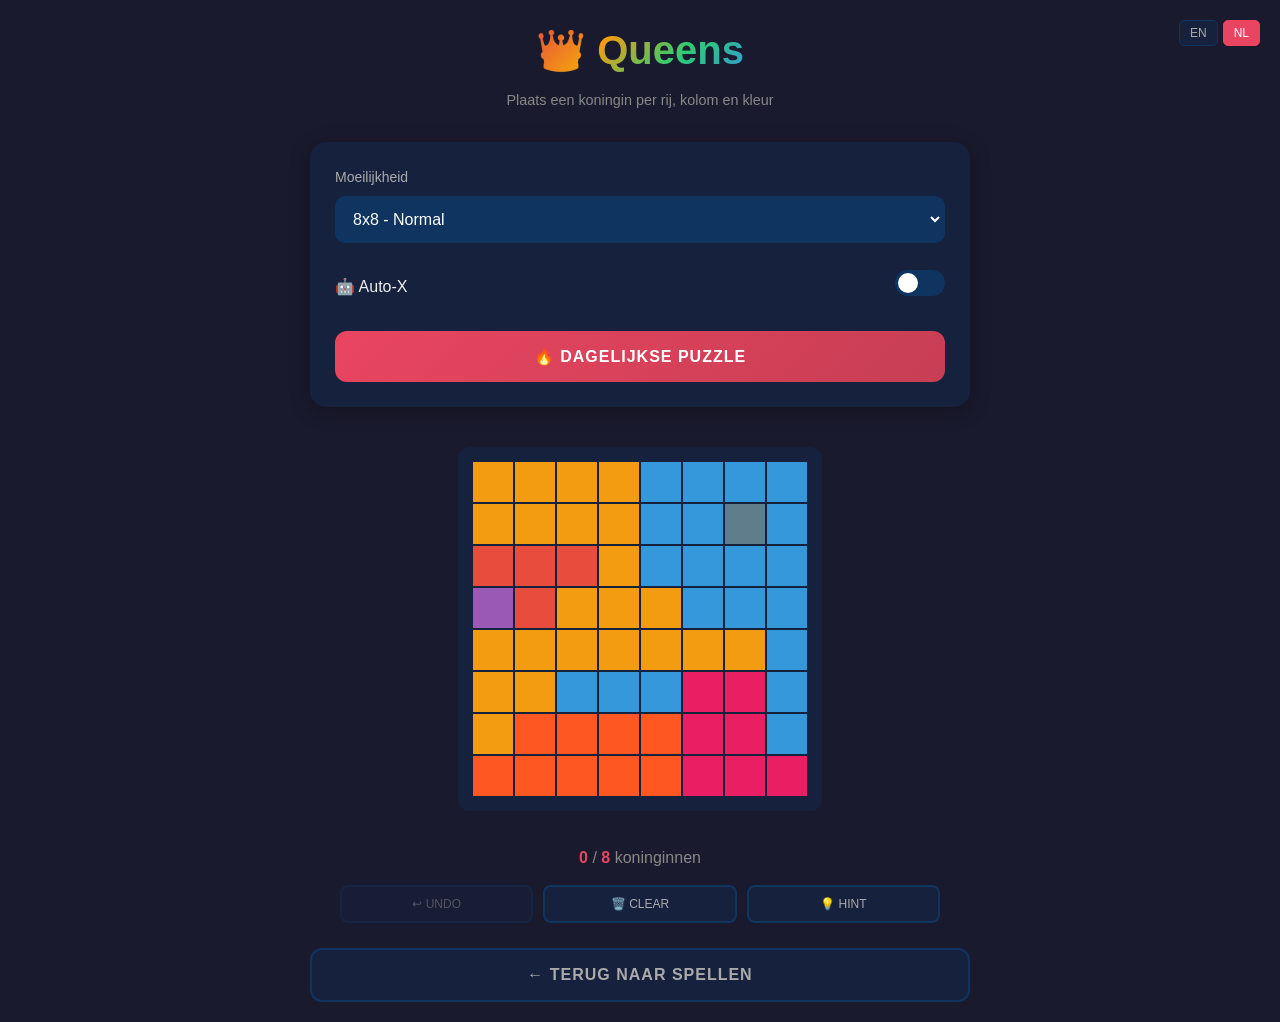
<file: games/queens/index.html>
<!DOCTYPE html>
<html lang="nl">
<head>
    <meta charset="UTF-8">
    <meta name="viewport" content="width=device-width, initial-scale=1.0">
    <title>Queens</title>
    <link rel="stylesheet" href="../../shared/css/style.css">
    <style>
        .queens-container { width: 100%; max-width: 500px; }
        
        .queens-grid-container {
            background: #16213e;
            padding: 15px;
            border-radius: 12px;
            margin: 20px 0;
            overflow-x: auto;
        }
        
        .queens-grid {
            display: grid;
            gap: 2px;
            margin: 0 auto;
        }
        
        .queens-cell {
            width: 40px;
            height: 40px;
            display: flex;
            align-items: center;
            justify-content: center;
            cursor: pointer;
            font-size: 24px;
            transition: all 0.15s ease;
            position: relative;
        }
        
        .queens-cell.region-0 { background: #2c3e50; }
        .queens-cell.region-1 { background: #34495e; }
        .queens-cell.region-2 { background: #3d566e; }
        .queens-cell.region-3 { background: #4a6572; }
        .queens-cell.region-4 { background: #527175; }
        .queens-cell.region-5 { background: #597779; }
        .queens-cell.region-6 { background: #61837d; }
        .queens-cell.region-7 { background: #698f81; }
        .queens-cell.region-8 { background: #719b85; }
        .queens-cell.region-9 { background: #79a789; }
        
        .queens-cell:hover { filter: brightness(1.2); }
        
        .queens-cell .queen {
            font-size: 28px;
            z-index: 2;
        }
        
        .queens-cell .conflict {
            position: absolute;
            inset: 0;
            background: rgba(231, 76, 60, 0.5);
            z-index: 1;
        }
        
        .queens-cell .attack {
            position: absolute;
            inset: 0;
            background: rgba(231, 76, 60, 0.3);
            z-index: 0;
        }
        
        .queens-cell .marker {
            position: absolute;
            font-size: 18px;
            color: white;
            font-weight: bold;
            text-shadow: 0 0 2px rgba(0,0,0,0.8), 0 0 1px rgba(0,0,0,1);
            z-index: 3;
        }
        
        .tool-btn.active-mode {
            background: #e94560;
            color: white;
            border-color: #e94560;
        }
        
        .difficulty-select {
            width: 100%;
            padding: 12px;
            border: 2px solid #0f3460;
            border-radius: 10px;
            font-size: 16px;
            background: #0f3460;
            color: #fff;
            margin-top: 8px;
        }
        
        .queens-info {
            text-align: center;
            margin: 15px 0;
            color: #888;
        }
        
        .queens-info span {
            color: #e94560;
            font-weight: bold;
        }
        
        @media (max-width: 500px) {
            .queens-cell {
                width: 32px;
                height: 32px;
                font-size: 20px;
            }
            .queens-cell .queen { font-size: 22px; }
        }
    </style>
</head>
<body>
    <div class="app-container">
        <div class="lang-switch">
            <button class="lang-btn" onclick="setLanguage('en')">EN</button>
            <button class="lang-btn active" onclick="setLanguage('nl')">NL</button>
        </div>
        
        <h1>👑 Queens</h1>
        <p class="subtitle">Plaats een koningin per rij, kolom en kleur</p>
        
        <div class="card">
            <label>
                <span data-i18n="difficulty">Moeilijkheid</span>
                <select class="difficulty-select" id="difficulty" onchange="startGame()">
                    <option value="6">6x6 - Easy</option>
                    <option value="7">7x7 - Medium</option>
                    <option value="8" selected>8x8 - Normal</option>
                    <option value="9">9x9 - Hard</option>
                    <option value="10">10x10 - Expert</option>
                </select>
            </label>
            
            <div class="settings-toggle" style="margin-top: 15px;">
                <span>🤖 Auto-X</span>
                <label class="toggle-switch">
                    <input type="checkbox" id="auto-x-toggle" onchange="toggleAutoX()">
                    <span class="toggle-slider"></span>
                </label>
            </div>
            
            <button class="btn btn-primary" onclick="startDailyPuzzle()" style="margin-top: 15px;">
                🔥 Dagelijkse Puzzle
            </button>
        </div>
        
        <div class="queens-grid-container">
            <div class="queens-grid" id="queens-grid"></div>
        </div>
        
        <div class="queens-info">
            <span id="queens-count">0</span> / <span id="queens-total">8</span> koninginnen
        </div>
        
        <div class="game-tools">
            <button class="tool-btn" onclick="undoMove()" id="undo-btn" disabled>↩ UNDO</button>
            <button class="tool-btn" onclick="clearBoard()">🗑️ CLEAR</button>
            <button class="tool-btn" onclick="showHint()">💡 HINT</button>
        </div>
        
        <button class="btn btn-secondary" onclick="goToDashboard()">← Terug naar Spellen</button>
    </div>

    <script src="js/queens.js"></script>
    <script>
        let game = null;
        let history = [];
        let autoX = false;
        let isDragging = false;
        let dragValue = null;
        let currentLang = localStorage.getItem('games_lang') || 'nl';
        
        const regionColors = [
            '#e74c3c', '#3498db', '#2ecc71', '#f39c12',
            '#9b59b6', '#1abc9c', '#e91e63', '#ff5722',
            '#795548', '#607d8b'
        ];
        
        function setLanguage(lang) {
            currentLang = lang;
            localStorage.setItem('games_lang', lang);
            document.querySelectorAll('.lang-btn').forEach(btn => {
                btn.classList.toggle('active', btn.textContent.toLowerCase() === lang);
            });
            
            const texts = {
                en: { subtitle: 'Place one queen per row, column, and color', difficulty: 'Difficulty', daily: 'Daily Puzzle' },
                nl: { subtitle: 'Plaats een koningin per rij, kolom en kleur', difficulty: 'Moeilijkheid', daily: 'Dagelijkse Puzzle' }
            };
            
            document.querySelector('.subtitle').textContent = texts[lang].subtitle;
        }
        
        function startDailyPuzzle() {
            const size = parseInt(document.getElementById('difficulty').value);
            const seed = new Date().toISOString().split('T')[0];
            Math.seedrandom(seed);
            startGame();
        }
        
        function startGame() {
            const size = parseInt(document.getElementById('difficulty').value);
            const generator = new QueensGenerator();
            
            let puzzle = null;
            for (let i = 0; i < 20; i++) {
                puzzle = generator.generate(size);
                if (puzzle) break;
            }
            
            if (!puzzle) {
                alert('Kon geen puzzle genereren');
                return;
            }
            
            game = {
                puzzle: puzzle.puzzle.map(row => [...row]),
                regions: puzzle.regions,
                size: size,
                solution: puzzle.solution
            };
            
            history = [];
            document.getElementById('queens-total').textContent = size;
            updateCount();
            renderGrid();
        }
        
        function renderGrid() {
            const grid = document.getElementById('queens-grid');
            const size = game.size;
            
            grid.style.gridTemplateColumns = `repeat(${size}, 1fr)`;
            grid.innerHTML = '';
            
            for (let y = 0; y < size; y++) {
                for (let x = 0; x < size; x++) {
                    const cell = document.createElement('div');
                    cell.className = 'queens-cell';
                    cell.style.backgroundColor = regionColors[game.regions[y][x] % regionColors.length];
                    cell.dataset.x = x;
                    cell.dataset.y = y;
                    
                    if (game.puzzle[y][x] === 'Q') {
                        cell.innerHTML = '<span class="queen">♛</span>';
                    } else if (game.puzzle[y][x] === 'X') {
                        cell.innerHTML = '<span class="marker">✕</span>';
                    }
                    
                    // Click & drag events
                    cell.onmousedown = (e) => {
                        e.preventDefault();
                        startDrag(x, y);
                    };
                    cell.onmouseenter = (e) => {
                        if (isDragging) continueDrag(x, y);
                    };
                    cell.onclick = (e) => {
                        if (!isDragging) toggleQueen(x, y);
                    };
                    
                    // Touch events
                    cell.ontouchstart = (e) => {
                        e.preventDefault();
                        startDrag(x, y);
                    };
                    cell.ontouchmove = (e) => {
                        e.preventDefault();
                        const touch = e.touches[0];
                        const target = document.elementFromPoint(touch.clientX, touch.clientY);
                        if (target && target.classList.contains('queens-cell')) {
                            const tx = parseInt(target.dataset.x);
                            const ty = parseInt(target.dataset.y);
                            continueDrag(tx, ty);
                        }
                    };
                    cell.ontouchend = endDrag;
                    
                    grid.appendChild(cell);
                }
            }
            
            // Global mouse/touch up
            document.onmouseup = endDrag;
            document.ontouchend = endDrag;
        }
        
        function startDrag(x, y) {
            isDragging = true;
            const current = game.puzzle[y][x];
            
            // Determine drag value based on current state
            if (current === 'Q') dragValue = null;
            else if (current === 'X') dragValue = 'Q';
            else dragValue = 'X';
            
            // Save history on first cell
            history.push(game.puzzle.map(row => [...row]));
            toggleCell(x, y, dragValue);
            
            document.getElementById('undo-btn').disabled = history.length === 0;
            updateCount();
            renderGrid();
            checkWin();
        }
        
        function continueDrag(x, y) {
            if (!isDragging) return;
            
            const current = game.puzzle[y][x];
            
            // Only toggle if different from drag value
            if (current !== dragValue) {
                toggleCell(x, y, dragValue);
                updateCount();
                renderGrid();
                checkWin();
            }
        }
        
        function endDrag() {
            isDragging = false;
            dragValue = null;
        }
        
        function toggleCell(x, y, forceValue = null) {
            const current = game.puzzle[y][x];
            
            // Determine next value
            let next;
            if (forceValue !== null) {
                next = forceValue;
            } else {
                if (current === null || current === undefined) next = 'X';
                else if (current === 'X') next = 'Q';
                else next = null;
            }
            
            game.puzzle[y][x] = next;
            
            // Apply auto-X if enabled and queen placed
            if (autoX && next === 'Q') {
                applyAutoX(x, y);
            }
        }
        
        function applyAutoX(queenX, queenY) {
            const size = game.size;
            const regions = game.regions;
            
            // Mark all cells attacked by this queen
            for (let x = 0; x < size; x++) {
                if (x !== queenX && game.puzzle[queenY][x] === null) {
                    game.puzzle[queenY][x] = 'X';
                }
            }
            for (let y = 0; y < size; y++) {
                if (y !== queenY && game.puzzle[y][queenX] === null) {
                    game.puzzle[y][queenX] = 'X';
                }
            }
            // Diagonals
            for (let d = -size; d < size; d++) {
                const dx = d;
                const dy = d;
                const nx = queenX + dx;
                const ny = queenY + dy;
                if (nx >= 0 && nx < size && ny >= 0 && ny < size && game.puzzle[ny][nx] === null) {
                    game.puzzle[ny][nx] = 'X';
                }
            }
            for (let d = -size; d < size; d++) {
                const dx = d;
                const dy = -d;
                const nx = queenX + dx;
                const ny = queenY + dy;
                if (nx >= 0 && nx < size && ny >= 0 && ny < size && game.puzzle[ny][nx] === null) {
                    game.puzzle[ny][nx] = 'X';
                }
            }
        }
        
        function toggleQueen(x, y) {
            history.push(game.puzzle.map(row => [...row]));
            toggleCell(x, y);
            
            document.getElementById('undo-btn').disabled = history.length === 0;
            updateCount();
            renderGrid();
            checkWin();
        }
        
        function toggleMarkerMode() {
            // No longer needed - 3-state click handles this
        }
        
        function toggleAutoX() {
            autoX = document.getElementById('auto-x-toggle').checked;
            localStorage.setItem('queens_autox', autoX);
            renderGrid();
        }
        
        function updateCount() {
            let count = 0;
            for (let y = 0; y < game.size; y++) {
                for (let x = 0; x < game.size; x++) {
                    if (game.puzzle[y][x] === 'Q') count++;
                }
            }
            document.getElementById('queens-count').textContent = count;
        }
        
        function undoMove() {
            if (history.length === 0) return;
            game.puzzle = history.pop();
            document.getElementById('undo-btn').disabled = history.length === 0;
            updateCount();
            renderGrid();
        }
        
        function clearBoard() {
            history.push(game.puzzle.map(row => [...row]));
            game.puzzle = game.puzzle.map(row => row.map(() => null));
            document.getElementById('undo-btn').disabled = false;
            updateCount();
            renderGrid();
        }
        
        function showHint() {
            // Find first empty region and show where queen should go
            for (let y = 0; y < game.size; y++) {
                for (let x = 0; x < game.size; x++) {
                    if (game.solution[y][x] === 'Q' && game.puzzle[y][x] !== 'Q') {
                        game.puzzle[y][x] = 'Q';
                        updateCount();
                        renderGrid();
                        checkWin();
                        return;
                    }
                }
            }
        }
        
        function checkWin() {
            const generator = new QueensGenerator();
            if (generator.checkWin(game.puzzle, game.regions)) {
                setTimeout(() => {
                    alert('🎉 Gefeliciteerd! Je hebt gewonnen!');
                }, 100);
            }
        }
        
        function goToDashboard() {
            window.location.href = '../../index.html';
        }
        
        // Initialize
        setLanguage(currentLang);
        
        // Load auto-X setting
        autoX = localStorage.getItem('queens_autox') === 'true';
        document.getElementById('auto-x-toggle').checked = autoX;
        
        startGame();
    </script>
</body>
</html>
</file>
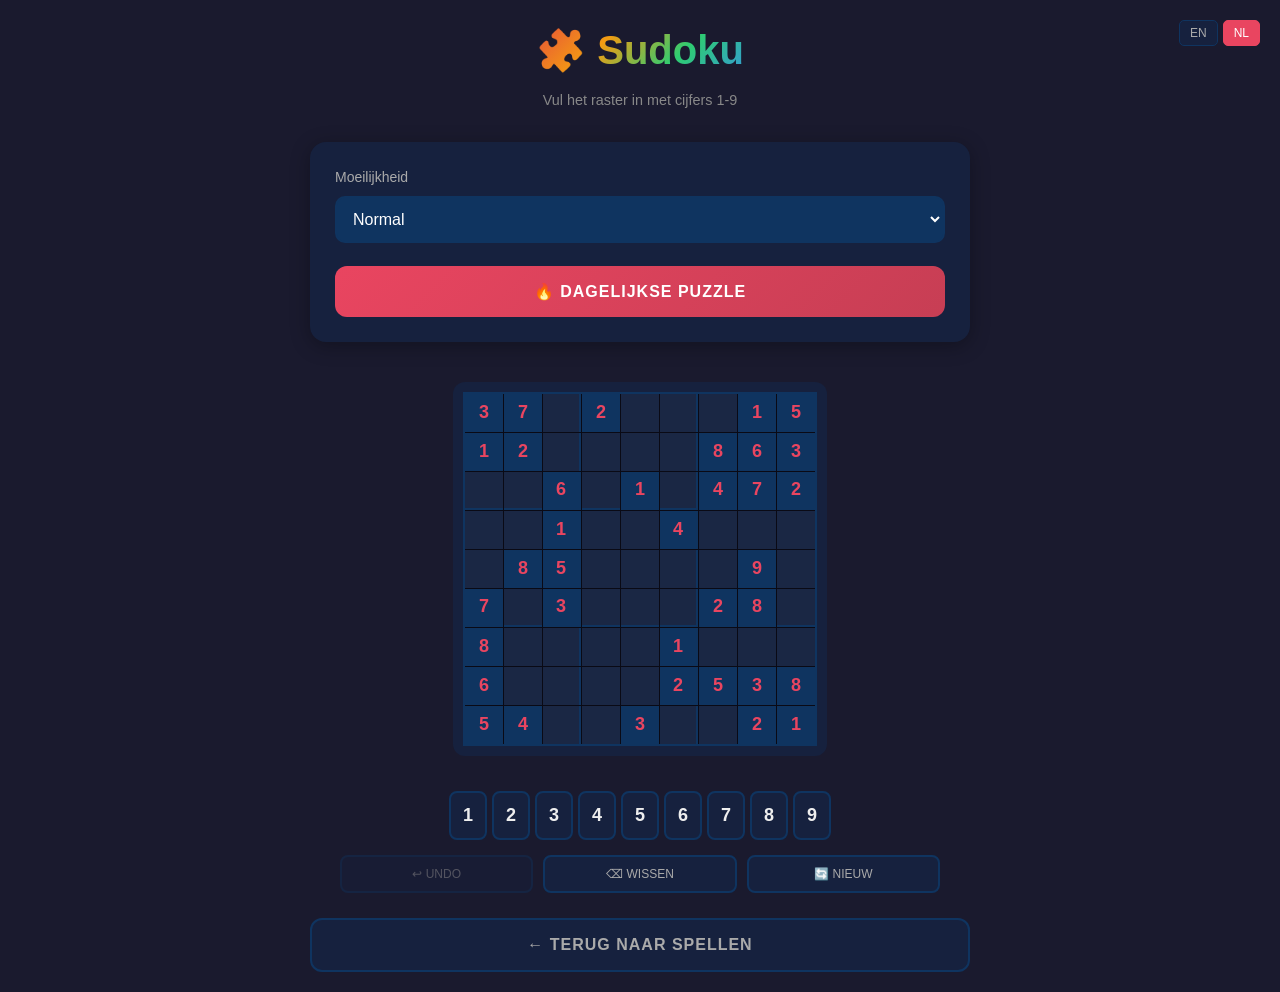
<file: games/sudoku/index.html>
<!DOCTYPE html>
<html lang="nl">
<head>
    <meta charset="UTF-8">
    <meta name="viewport" content="width=device-width, initial-scale=1.0">
    <title>Sudoku</title>
    <link rel="stylesheet" href="../../shared/css/style.css">
    <style>
        .sudoku-container { width: 100%; max-width: 500px; }
        
        .sudoku-grid-container {
            background: #16213e;
            padding: 10px;
            border-radius: 12px;
            margin: 20px 0;
        }
        
        .sudoku-grid {
            display: grid;
            grid-template-columns: repeat(9, 1fr);
            gap: 1px;
            background: #0a0a15;
            border: 2px solid #0f3460;
        }
        
        .sudoku-cell {
            width: 38px;
            height: 38px;
            display: flex;
            align-items: center;
            justify-content: center;
            background: #1a2744;
            font-size: 18px;
            font-weight: bold;
            cursor: pointer;
            transition: all 0.1s ease;
            color: #eee;
        }
        
        .sudoku-cell:nth-child(3n) { border-right: 2px solid #0f3460; }
        .sudoku-cell:nth-child(9n) { border-right: none; }
        .sudoku-cell:nth-child(n+19):nth-child(-n+27),
        .sudoku-cell:nth-child(n+46):nth-child(-n+54) {
            border-bottom: 2px solid #0f3460;
        }
        
        .sudoku-cell:hover { background: #243354; }
        
        .sudoku-cell.fixed {
            background: #0f3460;
            color: #e94560;
            cursor: default;
        }
        
        .sudoku-cell.selected {
            background: #e94560 !important;
            color: white !important;
        }
        
        .sudoku-cell.conflict {
            background: rgba(231, 76, 60, 0.3) !important;
        }
        
        .sudoku-cell.highlight {
            background: #243354;
        }
        
        .number-pad {
            display: grid;
            grid-template-columns: repeat(9, 1fr);
            gap: 5px;
            margin: 15px 0;
        }
        
        .num-btn {
            padding: 12px;
            background: #16213e;
            border: 2px solid #0f3460;
            border-radius: 8px;
            color: #eee;
            font-size: 18px;
            font-weight: bold;
            cursor: pointer;
            transition: all 0.2s;
        }
        
        .num-btn:hover {
            border-color: #e94560;
            background: #1a2744;
        }
        
        .difficulty-select {
            width: 100%;
            padding: 12px;
            border: 2px solid #0f3460;
            border-radius: 10px;
            font-size: 16px;
            background: #0f3460;
            color: #fff;
            margin-top: 8px;
        }
        
        @media (max-width: 400px) {
            .sudoku-cell {
                width: 32px;
                height: 32px;
                font-size: 14px;
            }
            .number-pad { grid-template-columns: repeat(5, 1fr); }
        }
    </style>
</head>
<body>
    <div class="app-container">
        <div class="lang-switch">
            <button class="lang-btn" onclick="setLanguage('en')">EN</button>
            <button class="lang-btn active" onclick="setLanguage('nl')">NL</button>
        </div>
        
        <h1>🧩 Sudoku</h1>
        <p class="subtitle">Vul het raster in met cijfers 1-9</p>
        
        <div class="card">
            <label>
                <span data-i18n="difficulty">Moeilijkheid</span>
                <select class="difficulty-select" id="difficulty" onchange="startGame()">
                    <option value="easy">Easy</option>
                    <option value="normal" selected>Normal</option>
                    <option value="hard">Hard</option>
                </select>
            </label>
            
            <button class="btn btn-primary" onclick="startDailyPuzzle()">
                🔥 Dagelijkse Puzzle
            </button>
        </div>
        
        <div class="sudoku-grid-container">
            <div class="sudoku-grid" id="sudoku-grid"></div>
        </div>
        
        <div class="number-pad" id="number-pad"></div>
        
        <div class="game-tools">
            <button class="tool-btn" onclick="undoMove()" id="undo-btn" disabled>↩ UNDO</button>
            <button class="tool-btn" onclick="clearCell()">⌫ WISSEN</button>
            <button class="tool-btn" onclick="newGame()">🔄 NIEUW</button>
        </div>
        
        <button class="btn btn-secondary" onclick="goToDashboard()">← Terug naar Spellen</button>
    </div>

    <script src="js/sudoku.js"></script>
    <script>
        let game = null;
        let grid = [];
        let solution = [];
        let fixed = [];
        let selected = null;
        let history = [];
        let currentLang = localStorage.getItem('games_lang') || 'nl';
        
        function setLanguage(lang) {
            currentLang = lang;
            localStorage.setItem('games_lang', lang);
            document.querySelectorAll('.lang-btn').forEach(btn => {
                btn.classList.toggle('active', btn.textContent.toLowerCase() === lang);
            });
            
            const texts = {
                en: { subtitle: 'Fill the grid with numbers 1-9', difficulty: 'Difficulty', daily: 'Daily Puzzle' },
                nl: { subtitle: 'Vul het raster in met cijfers 1-9', difficulty: 'Moeilijkheid', daily: 'Dagelijkse Puzzle' }
            };
            
            document.querySelector('.subtitle').textContent = texts[lang].subtitle;
        }
        
        function startDailyPuzzle() {
            startGame();
        }
        
        function newGame() {
            startGame();
        }
        
        function startGame() {
            const difficulty = document.getElementById('difficulty').value;
            const generator = new SudokuGenerator();
            
            let puzzle = null;
            for (let i = 0; i < 10; i++) {
                puzzle = generator.generate(difficulty);
                if (puzzle) break;
            }
            
            if (!puzzle) {
                alert('Kon geen puzzle genereren');
                return;
            }
            
            game = puzzle;
            grid = puzzle.puzzle.map(row => [...row]);
            solution = puzzle.solution.map(row => [...row]);
            fixed = grid.map((row, r) => row.map((cell, c) => cell !== 0));
            history = [];
            selected = null;
            
            renderGrid();
            renderNumberPad();
        }
        
        function renderGrid() {
            const gridEl = document.getElementById('sudoku-grid');
            gridEl.innerHTML = '';
            
            const conflicts = new SudokuGenerator().getConflicts(grid);
            
            for (let r = 0; r < 9; r++) {
                for (let c = 0; c < 9; c++) {
                    const cell = document.createElement('div');
                    cell.className = 'sudoku-cell';
                    
                    if (fixed[r][c]) {
                        cell.classList.add('fixed');
                    }
                    
                    if (selected && selected.r === r && selected.c === c) {
                        cell.classList.add('selected');
                    }
                    
                    if (conflicts.has(`${r},${c}`)) {
                        cell.classList.add('conflict');
                    }
                    
                    // Highlight same row/col/box
                    if (selected) {
                        if (r === selected.r || c === selected.c || 
                            (Math.floor(r/3) === Math.floor(selected.r/3) && Math.floor(c/3) === Math.floor(selected.c/3))) {
                            cell.classList.add('highlight');
                        }
                    }
                    
                    cell.textContent = grid[r][c] || '';
                    cell.dataset.r = r;
                    cell.dataset.c = c;
                    
                    cell.onclick = () => selectCell(r, c);
                    gridEl.appendChild(cell);
                }
            }
        }
        
        function renderNumberPad() {
            const pad = document.getElementById('number-pad');
            pad.innerHTML = '';
            
            for (let i = 1; i <= 9; i++) {
                const btn = document.createElement('button');
                btn.className = 'num-btn';
                btn.textContent = i;
                btn.onclick = () => inputNumber(i);
                pad.appendChild(btn);
            }
        }
        
        function selectCell(r, c) {
            selected = { r, c };
            renderGrid();
        }
        
        function inputNumber(num) {
            if (!selected) return;
            const { r, c } = selected;
            
            if (fixed[r][c]) return;
            
            history.push(grid.map(row => [...row]));
            
            if (grid[r][c] === num) {
                grid[r][c] = 0;
            } else {
                grid[r][c] = num;
            }
            
            document.getElementById('undo-btn').disabled = history.length === 0;
            renderGrid();
            checkWin();
        }
        
        function clearCell() {
            if (!selected) return;
            const { r, c } = selected;
            
            if (fixed[r][c]) return;
            
            history.push(grid.map(row => [...row]));
            grid[r][c] = 0;
            
            document.getElementById('undo-btn').disabled = history.length === 0;
            renderGrid();
        }
        
        function undoMove() {
            if (history.length === 0) return;
            grid = history.pop();
            document.getElementById('undo-btn').disabled = history.length === 0;
            renderGrid();
        }
        
        function checkWin() {
            const generator = new SudokuGenerator();
            if (generator.checkWin(grid)) {
                setTimeout(() => {
                    alert('🎉 Gefeliciteerd! Je hebt gewonnen!');
                }, 100);
            }
        }
        
        function goToDashboard() {
            window.location.href = '../../index.html';
        }
        
        // Keyboard support
        document.addEventListener('keydown', (e) => {
            if (!selected) return;
            if (e.key >= '1' && e.key <= '9') {
                inputNumber(parseInt(e.key));
            } else if (e.key === 'Backspace' || e.key === 'Delete') {
                clearCell();
            } else if (e.key === 'ArrowUp' && selected.r > 0) {
                selectCell(selected.r - 1, selected.c);
            } else if (e.key === 'ArrowDown' && selected.r < 8) {
                selectCell(selected.r + 1, selected.c);
            } else if (e.key === 'ArrowLeft' && selected.c > 0) {
                selectCell(selected.r, selected.c - 1);
            } else if (e.key === 'ArrowRight' && selected.c < 8) {
                selectCell(selected.r, selected.c + 1);
            }
        });
        
        // Initialize
        setLanguage(currentLang);
        startGame();
    </script>
</body>
</html>
</file>
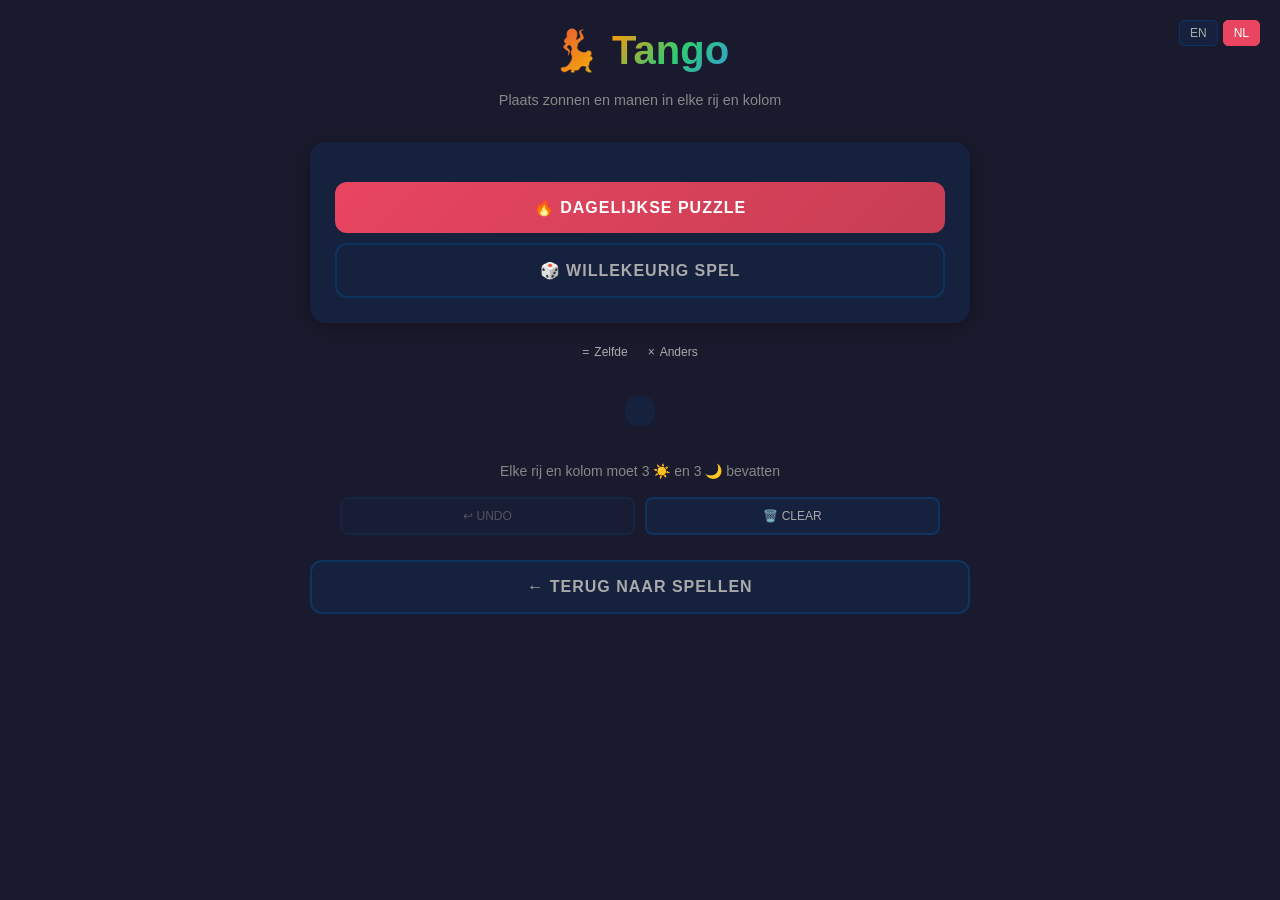
<file: games/tango/index.html>
<!DOCTYPE html>
<html lang="nl">
<head>
    <meta charset="UTF-8">
    <meta name="viewport" content="width=device-width, initial-scale=1.0">
    <title>Tango</title>
    <link rel="stylesheet" href="../../shared/css/style.css">
    <style>
        .tango-container { width: 100%; max-width: 450px; }
        
        .tango-grid-container {
            background: #16213e;
            padding: 15px;
            border-radius: 12px;
            margin: 20px 0;
        }
        
        .tango-grid {
            display: grid;
            gap: 2px;
            margin: 0 auto;
        }
        
        .tango-cell {
            width: 50px;
            height: 50px;
            display: flex;
            align-items: center;
            justify-content: center;
            background: #1a2744;
            border-radius: 4px;
            font-size: 28px;
            cursor: pointer;
            transition: all 0.15s ease;
            position: relative;
        }
        
        .tango-cell:hover { background: #243354; }
        
        .tango-cell.fixed {
            background: #0f3460;
        }
        
        .tango-cell .constraint {
            position: absolute;
            font-size: 10px;
            color: #e94560;
            font-weight: bold;
        }
        
        .tango-cell .constraint.top { top: 2px; }
        .tango-cell .constraint.bottom { bottom: 2px; }
        .tango-cell .constraint.left { left: 2px; }
        .tango-cell .constraint.right { right: 2px; }
        
        .tango-info {
            text-align: center;
            margin: 15px 0;
            color: #888;
            font-size: 14px;
        }
        
        .legend {
            display: flex;
            justify-content: center;
            gap: 20px;
            margin-bottom: 15px;
        }
        
        .legend-item {
            display: flex;
            align-items: center;
            gap: 5px;
            color: #aaa;
            font-size: 12px;
        }
        
        @media (max-width: 400px) {
            .tango-cell {
                width: 40px;
                height: 40px;
                font-size: 22px;
            }
        }
    </style>
</head>
<body>
    <div class="app-container">
        <div class="lang-switch">
            <button class="lang-btn" onclick="setLanguage('en')">EN</button>
            <button class="lang-btn active" onclick="setLanguage('nl')">NL</button>
        </div>
        
        <h1>💃 Tango</h1>
        <p class="subtitle">Plaats zonnen en manen in elke rij en kolom</p>
        
        <div class="card">
            <button class="btn btn-primary" onclick="startDailyPuzzle()">
                🔥 Dagelijkse Puzzle
            </button>
            
            <button class="btn btn-secondary" onclick="startGame()" style="margin-top: 10px;">
                🎲 Willekeurig Spel
            </button>
        </div>
        
        <div class="legend">
            <div class="legend-item"><span>=</span> Zelfde</div>
            <div class="legend-item"><span>×</span> Anders</div>
        </div>
        
        <div class="tango-grid-container">
            <div class="tango-grid" id="tango-grid"></div>
        </div>
        
        <div class="tango-info">
            Elke rij en kolom moet 3 ☀️ en 3 🌙 bevatten
        </div>
        
        <div class="game-tools">
            <button class="tool-btn" onclick="undoMove()" id="undo-btn" disabled>↩ UNDO</button>
            <button class="tool-btn" onclick="clearBoard()">🗑️ CLEAR</button>
        </div>
        
        <button class="btn btn-secondary" onclick="goToDashboard()">← Terug naar Spellen</button>
    </div>

    <script src="js/tango.js"></script>
    <script>
        let game = null;
        let grid = [];
        let history = [];
        let currentLang = localStorage.getItem('games_lang') || 'nl';
        
        function setLanguage(lang) {
            currentLang = lang;
            localStorage.setItem('games_lang', lang);
            document.querySelectorAll('.lang-btn').forEach(btn => {
                btn.classList.toggle('active', btn.textContent.toLowerCase() === lang);
            });
            
            const texts = {
                en: { subtitle: 'Place suns and moons in each row and column', daily: 'Daily Puzzle', random: 'Random Game' },
                nl: { subtitle: 'Plaats zonnen en manen in elke rij en kolom', daily: 'Dagelijkse Puzzle', random: 'Willekeurig Spel' }
            };
            
            document.querySelector('.subtitle').textContent = texts[lang].subtitle;
        }
        
        function startDailyPuzzle() {
            startGame();
        }
        
        function startGame() {
            const generator = new TangoGenerator(6);
            
            let puzzle = null;
            for (let i = 0; i < 30; i++) {
                puzzle = generator.generate();
                if (puzzle) break;
            }
            
            if (!puzzle) {
                alert('Kon geen puzzle genereren');
                return;
            }
            
            game = puzzle;
            grid = puzzle.grid.map(row => [...row]);
            history = [];
            
            renderGrid();
        }
        
        function renderGrid() {
            const gridEl = document.getElementById('tango-grid');
            const size = game.size;
            
            gridEl.style.gridTemplateColumns = `repeat(${size}, 1fr)`;
            gridEl.innerHTML = '';
            
            for (let y = 0; y < size; y++) {
                for (let x = 0; x < size; x++) {
                    const cell = document.createElement('div');
                    cell.className = 'tango-cell';
                    cell.dataset.x = x;
                    cell.dataset.y = y;
                    
                    // Check if this was a fixed cell
                    const wasFixed = game.grid[y][x] !== '';
                    if (wasFixed && game.grid[y][x]) {
                        cell.classList.add('fixed');
                    }
                    
                    cell.textContent = grid[y][x];
                    
                    // Add constraints
                    const constraints = game.constraints.filter(c => 
                        (c.x1 === x && c.y1 === y) || (c.x2 === x && c.y2 === y)
                    );
                    
                    constraints.forEach(c => {
                        if (c.x1 === x && c.y1 === y) {
                            const span = document.createElement('span');
                            span.className = 'constraint right';
                            span.textContent = c.type;
                            cell.appendChild(span);
                        }
                        if (c.x2 === x && c.y2 === y) {
                            const span = document.createElement('span');
                            span.className = 'constraint left';
                            span.textContent = c.type;
                            cell.appendChild(span);
                        }
                    });
                    
                    cell.onclick = () => toggleCell(x, y);
                    gridEl.appendChild(cell);
                }
            }
        }
        
        function toggleCell(x, y) {
            // Can't change fixed cells
            if (game.grid[y][x] !== '') return;
            
            history.push(grid.map(row => [...row]));
            
            if (grid[y][x] === '☀️') {
                grid[y][x] = '🌙';
            } else if (grid[y][x] === '🌙') {
                grid[y][x] = '';
            } else {
                grid[y][x] = '☀️';
            }
            
            document.getElementById('undo-btn').disabled = history.length === 0;
            renderGrid();
            checkWin();
        }
        
        function undoMove() {
            if (history.length === 0) return;
            grid = history.pop();
            document.getElementById('undo-btn').disabled = history.length === 0;
            renderGrid();
        }
        
        function clearBoard() {
            history.push(grid.map(row => [...row]));
            
            // Only clear non-fixed cells
            for (let y = 0; y < game.size; y++) {
                for (let x = 0; x < game.size; x++) {
                    if (game.grid[y][x] === '') {
                        grid[y][x] = '';
                    }
                }
            }
            
            document.getElementById('undo-btn').disabled = false;
            renderGrid();
        }
        
        function checkWin() {
            const generator = new TangoGenerator(6);
            if (generator.checkWin(grid, game)) {
                setTimeout(() => {
                    alert('🎉 Gefeliciteerd! Je hebt gewonnen!');
                }, 100);
            }
        }
        
        function goToDashboard() {
            window.location.href = '../../index.html';
        }
        
        // Initialize
        setLanguage(currentLang);
        startGame();
    </script>
</body>
</html>
</file>
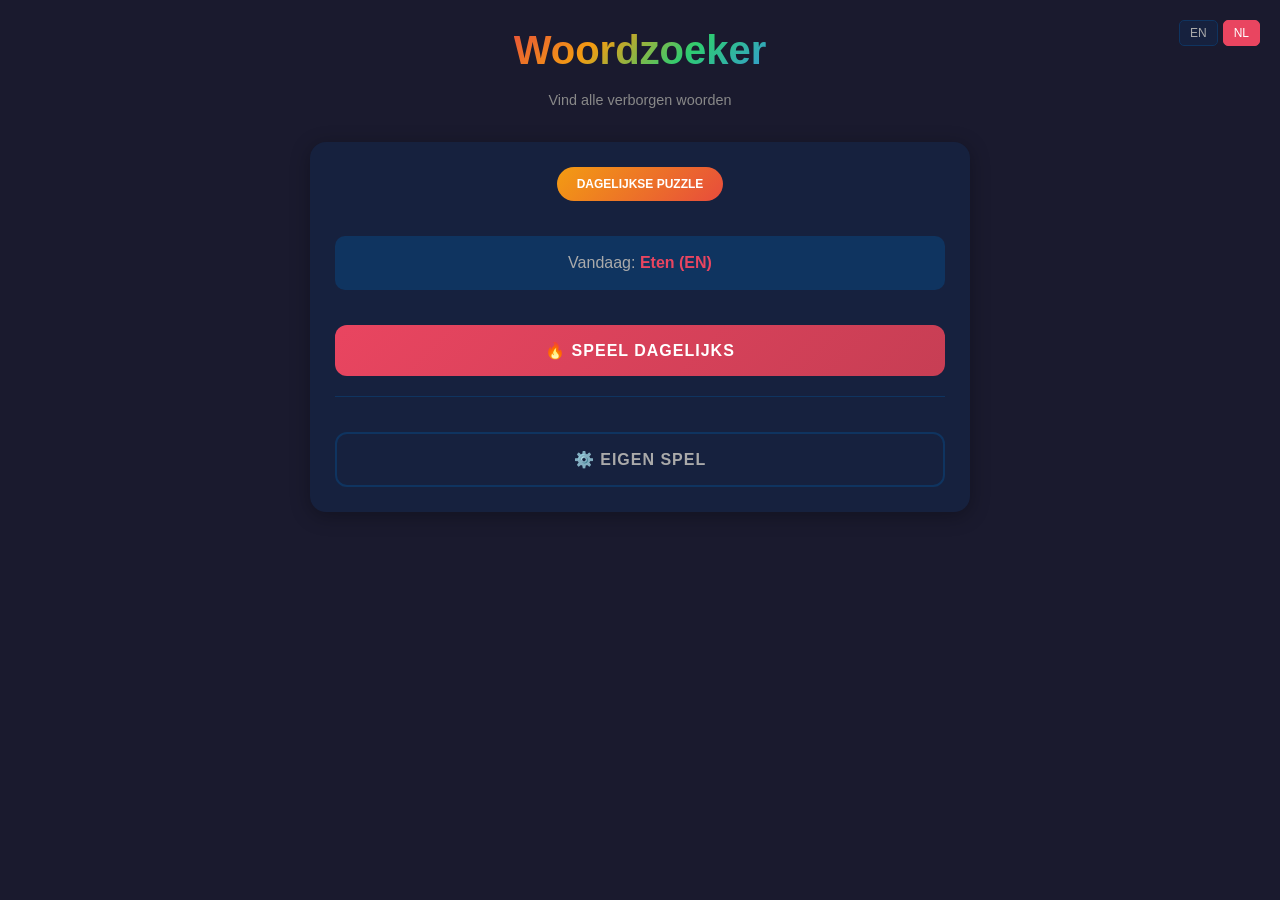
<file: games/word-search/index.html>
<!DOCTYPE html>
<html lang="nl">
<head>
    <meta charset="UTF-8">
    <meta name="viewport" content="width=device-width, initial-scale=1.0">
    <title>Woordzoeker</title>
    <link rel="stylesheet" href="../../shared/css/style.css">
    <style>
        /* Word Search specific styles */
        .ws-container {
            width: 100%;
            max-width: 600px;
        }
        
        /* Menu Screen */
        .ws-menu {
            text-align: center;
        }
        
        .daily-badge {
            display: inline-block;
            background: linear-gradient(135deg, #f39c12, #e74c3c);
            color: white;
            padding: 8px 20px;
            border-radius: 20px;
            font-size: 12px;
            font-weight: bold;
            margin-bottom: 15px;
            text-transform: uppercase;
        }
        
        .today-category {
            background: #0f3460;
            padding: 15px;
            border-radius: 10px;
            margin: 20px 0;
            color: #aaa;
        }
        
        .today-category strong {
            color: #e94560;
        }
        
        .ws-settings {
            text-align: left;
        }
        
        .ws-settings .card {
            padding: 20px;
        }
        
        .ws-settings label {
            margin-bottom: 15px;
        }
        
        .ws-settings select {
            width: 100%;
            padding: 12px;
            border: 2px solid #0f3460;
            border-radius: 10px;
            font-size: 16px;
            background: #0f3460;
            color: #fff;
            margin-top: 8px;
        }
        
        .ws-settings select:focus {
            outline: none;
            border-color: #e94560;
        }
        
        /* Game Screen */
        .ws-game-header {
            display: flex;
            justify-content: space-between;
            align-items: center;
            width: 100%;
            margin-bottom: 15px;
            flex-wrap: wrap;
            gap: 10px;
        }
        
        .ws-game-info {
            display: flex;
            gap: 15px;
            flex-wrap: wrap;
        }
        
        .ws-grid-container {
            background: #16213e;
            padding: 15px;
            border-radius: 12px;
            margin: 15px 0;
            overflow-x: auto;
        }
        
        .ws-grid {
            display: grid;
            gap: 2px;
            background: #0a0a15;
            padding: 4px;
            border-radius: 8px;
            margin: 0 auto;
        }
        
        .ws-cell {
            width: 36px;
            height: 36px;
            display: flex;
            align-items: center;
            justify-content: center;
            background: #1a2744;
            border-radius: 4px;
            font-weight: bold;
            font-size: 16px;
            cursor: pointer;
            transition: all 0.15s ease;
            user-select: none;
            -webkit-user-select: none;
        }
        
        .ws-cell:hover {
            background: #243354;
        }
        
        .ws-cell.selected {
            background: #e94560;
            color: white;
        }
        
        .ws-cell.found {
            background: #2ecc71;
            color: white;
            animation: foundPop 0.3s ease;
        }
        
        .ws-cell.found.selected {
            background: #27ae60;
        }
        
        @keyframes foundPop {
            0% { transform: scale(1); }
            50% { transform: scale(1.2); }
            100% { transform: scale(1); }
        }
        
        .ws-words-list {
            display: flex;
            flex-wrap: wrap;
            gap: 8px;
            justify-content: center;
            margin: 15px 0;
        }
        
        .ws-word {
            padding: 6px 14px;
            background: #16213e;
            border-radius: 15px;
            font-size: 13px;
            color: #aaa;
            transition: all 0.2s;
        }
        
        .ws-word.found {
            background: #2ecc71;
            color: white;
            text-decoration: line-through;
        }
        
        /* Result Screen */
        .ws-result {
            text-align: center;
        }
        
        .ws-result-score {
            font-size: 64px;
            font-weight: bold;
            background: linear-gradient(135deg, #2ecc71, #3498db);
            -webkit-background-clip: text;
            -webkit-text-fill-color: transparent;
            background-clip: text;
        }
        
        .ws-result-label {
            color: #888;
            margin-bottom: 20px;
        }
        
        .ws-back-btn {
            margin-top: 30px;
        }
        
        /* Touch/Mobile */
        @media (max-width: 500px) {
            .ws-cell {
                width: 28px;
                height: 28px;
                font-size: 14px;
            }
        }
        
        /* Selection line SVG overlay */
        .ws-selection-overlay {
            position: absolute;
            top: 0;
            left: 0;
            width: 100%;
            height: 100%;
            pointer-events: none;
            z-index: 10;
        }
    </style>
</head>
<body>
    <div class="app-container">
        <!-- Language Switch -->
        <div class="lang-switch">
            <button class="lang-btn" data-lang="en" onclick="setLanguage('en')">EN</button>
            <button class="lang-btn active" data-lang="nl" onclick="setLanguage('nl')">NL</button>
        </div>

        <!-- Menu Screen -->
        <div id="menu-screen" class="screen active">
            <h1>Woordzoeker</h1>
            <p class="subtitle">Vind alle verborgen woorden</p>
            
            <div class="card ws-menu">
                <div class="daily-badge" id="daily-badge">🌟 Dagelijkse Puzzle</div>
                
                <div class="today-category" id="today-category">
                    <span id="today-label">Vandaag:</span> 
                    <strong id="today-category-name">-</strong>
                </div>
                
                <button class="btn btn-primary" onclick="startDailyPuzzle()">
                    🔥 Speel Dagelijks
                </button>
                
                <div style="margin: 20px 0; border-top: 1px solid #0f3460;"></div>
                
                <button class="btn btn-secondary" onclick="showCustomMenu()">
                    ⚙️ Eigen Spel
                </button>
            </div>
            
            <div class="card ws-settings" id="custom-settings" style="display: none;">
                <h3 data-i18n="settings">Instellingen</h3>
                
                <label>
                    <span data-i18n="category">Categorie</span>
                    <select id="category-select" onchange="updateCategoryPreview()">
                        <option value="animals_nl">🐾 Dieren (NL)</option>
                        <option value="animals_en">🐾 Dieren (EN)</option>
                        <option value="food_nl">🍎 Eten (NL)</option>
                        <option value="food_en">🍎 Eten (EN)</option>
                        <option value="sports">⚽ Sport</option>
                        <option value="latin_insects">🔬 Latijn - Insecten</option>
                        <option value="latin_mushrooms">🍄 Latijn - Paddenstoelen</option>
                        <option value="latin_plants">🌿 Latijn - Planten</option>
                        <option value="random">🎲 Willekeurig</option>
                    </select>
                </label>
                
                <label>
                    <span data-i18n="grid_size">Grid Grootte</span>
                    <select id="grid-size-select">
                        <option value="8">Klein (8x8)</option>
                        <option value="10" selected>Medium (10x10)</option>
                        <option value="12">Groot (12x12)</option>
                        <option value="14">Extra Groot (14x14)</option>
                    </select>
                </label>
                
                <button class="btn btn-primary" onclick="startCustomGame()">
                    ▶️ Spelen
                </button>
            </div>
        </div>

        <!-- Game Screen -->
        <div id="game-screen" class="screen">
            <div class="ws-game-header">
                <div class="ws-game-info">
                    <div class="stat">
                        <div class="stat-label" data-i18n="found">Gevonden</div>
                        <div class="stat-value"><span id="found-count">0</span>/<span id="total-count">0</span></div>
                    </div>
                    <div class="stat">
                        <div class="stat-label" data-i18n="time">Tijd</div>
                        <div class="stat-value timer" id="timer-display">0:00</div>
                    </div>
                </div>
                <button class="btn btn-secondary" style="width: auto; padding: 10px 20px; margin: 0;" onclick="showMenu()">
                    ↩ Menu
                </button>
            </div>
            
            <div class="ws-grid-container">
                <div class="ws-grid" id="ws-grid"></div>
            </div>
            
            <div class="ws-words-list" id="ws-words-list"></div>
        </div>

        <!-- Result Screen -->
        <div id="result-screen" class="screen">
            <div class="ws-result">
                <h2 class="win-message" id="result-title">Gefeliciteerd!</h2>
                <p class="ws-result-label" id="result-subtitle">Je hebt alle woorden gevonden!</p>
                
                <div class="ws-result-score" id="result-time">0:00</div>
                <p class="result-label" data-i18n="your_time">Jouw tijd</p>
                
                <button class="btn btn-primary" onclick="showMenu()">
                    Opnieuw Spelen
                </button>
                
                <button class="btn btn-secondary ws-back-btn" onclick="goToDashboard()">
                    Terug naar Spellen
                </button>
            </div>
        </div>
    </div>

    <script src="js/grid-generator.js"></script>
    <script src="js/wordlist.js"></script>
    <script>
        // Game State
        let gameState = {
            puzzle: null,
            foundWords: [],
            startTime: null,
            timerInterval: null,
            isSelecting: false,
            selectionStart: null,
            isDaily: false
        };
        
        // Language
        let currentLang = localStorage.getItem('games_lang') || 'nl';
        
        // DOM Elements
        const menuScreen = document.getElementById('menu-screen');
        const gameScreen = document.getElementById('game-screen');
        const resultScreen = document.getElementById('result-screen');
        
        // Initialize
        function init() {
            setLanguage(currentLang);
            updateTodayCategory();
        }
        
        function setLanguage(lang) {
            currentLang = lang;
            localStorage.setItem('games_lang', lang);
            
            document.querySelectorAll('.lang-btn').forEach(btn => {
                btn.classList.toggle('active', btn.dataset.lang === lang);
            });
            
            // Update texts
            const texts = {
                en: {
                    subtitle: 'Find all hidden words',
                    daily: 'Daily Puzzle',
                    playDaily: '🔥 Play Daily',
                    customGame: '⚙️ Custom Game',
                    settings: 'Settings',
                    category: 'Category',
                    gridSize: 'Grid Size',
                    play: '▶️ Play',
                    found: 'Found',
                    time: 'Time',
                    yourTime: 'Your time',
                    congratulations: 'Congratulations!',
                    allFound: 'You found all the words!',
                    today: 'Today:',
                    menu: '↩ Menu'
                },
                nl: {
                    subtitle: 'Vind alle verborgen woorden',
                    daily: 'Dagelijkse Puzzle',
                    playDaily: '🔥 Speel Dagelijks',
                    customGame: '⚙️ Eigen Spel',
                    settings: 'Instellingen',
                    category: 'Categorie',
                    gridSize: 'Grid Grootte',
                    play: '▶️ Spelen',
                    found: 'Gevonden',
                    time: 'Tijd',
                    yourTime: 'Jouw tijd',
                    congratulations: 'Gefeliciteerd!',
                    allFound: 'Je hebt alle woorden gevonden!',
                    today: 'Vandaag:',
                    menu: '↩ Menu'
                }
            };
            
            document.querySelector('.subtitle').textContent = texts[lang].subtitle;
            document.getElementById('daily-badge').textContent = texts[lang].daily;
            document.getElementById('today-label').textContent = texts[lang].today;
            
            updateTodayCategory();
        }
        
        function updateTodayCategory() {
            const daily = getDailyWords(new Date());
            const categories = getCategories();
            const cat = categories[daily.category];
            
            const catName = currentLang === 'nl' ? cat.nameNl : cat.nameEn;
            document.getElementById('today-category-name').textContent = catName;
        }
        
        function showScreen(screen) {
            menuScreen.classList.remove('active');
            gameScreen.classList.remove('active');
            resultScreen.classList.remove('active');
            
            if (screen === 'menu') menuScreen.classList.add('active');
            if (screen === 'game') gameScreen.classList.add('active');
            if (screen === 'result') resultScreen.classList.add('active');
        }
        
        function showCustomMenu() {
            const settings = document.getElementById('custom-settings');
            settings.style.display = settings.style.display === 'none' ? 'block' : 'none';
        }
        
        // Daily Puzzle
        function startDailyPuzzle() {
            const date = new Date();
            const dayOfWeek = date.getDay();
            const isSunday = dayOfWeek === 0;
            
            // Check if week is complete (Monday through Saturday)
            if (isSunday) {
                const weekComplete = checkWeekComplete();
                if (!weekComplete) {
                    alert('Week niet volledig! Completeer ma-zat voor de bonus.');
                    return;
                }
            }
            
            // Get daily words
            const daily = getDailyWords(date);
            const gridSize = isSunday ? 12 : 10; // Bonus = larger grid
            const wordCount = isSunday ? 10 : 8;
            
            const words = daily.words.slice(0, wordCount);
            
            // Generate puzzle
            const generator = new WordSearchGenerator();
            let puzzle = null;
            
            // Try to generate a valid puzzle
            for (let i = 0; i < 50; i++) {
                puzzle = generator.generate(words, gridSize, 20);
                if (puzzle) break;
            }
            
            if (!puzzle) {
                alert('Kon geen geldige puzzle genereren. Probeer opnieuw.');
                return;
            }
            
            gameState.puzzle = puzzle;
            gameState.foundWords = [];
            gameState.isDaily = true;
            
            startGame();
        }
        
        // Custom Game
        function startCustomGame() {
            const category = document.getElementById('category-select').value;
            const gridSize = parseInt(document.getElementById('grid-size-select').value);
            
            // Get words based on category
            let words;
            if (category === 'random') {
                const cats = Object.keys(WORD_LISTS).filter(k => k !== 'random');
                const randomCat = cats[Math.floor(Math.random() * cats.length)];
                words = getWordsForCategory(randomCat, gridSize === 8 ? 6 : gridSize === 10 ? 8 : 10);
            } else {
                words = getWordsForCategory(category, gridSize === 8 ? 6 : gridSize === 10 ? 8 : 10);
            }
            
            if (words.length < 4) {
                alert('Niet genoeg woorden beschikbaar voor deze categorie.');
                return;
            }
            
            // Generate puzzle
            const generator = new WordSearchGenerator();
            let puzzle = null;
            
            for (let i = 0; i < 50; i++) {
                puzzle = generator.generate(words, gridSize, 20);
                if (puzzle) break;
            }
            
            if (!puzzle) {
                alert('Kon geen geldige puzzle genereren. Probeer een andere categorie of grid grootte.');
                return;
            }
            
            gameState.puzzle = puzzle;
            gameState.foundWords = [];
            gameState.isDaily = false;
            
            startGame();
        }
        
        function startGame() {
            const { puzzle } = gameState;
            
            // Update UI
            document.getElementById('found-count').textContent = '0';
            document.getElementById('total-count').textContent = puzzle.words.length;
            
            // Render grid
            renderGrid(puzzle);
            
            // Render word list
            renderWordList(puzzle);
            
            // Start timer
            gameState.startTime = Date.now();
            startTimer();
            
            // Show game screen
            showScreen('game');
        }
        
        function renderGrid(puzzle) {
            const { grid, gridSize } = puzzle;
            const gridEl = document.getElementById('ws-grid');
            
            gridEl.style.gridTemplateColumns = `repeat(${gridSize}, 1fr)`;
            gridEl.innerHTML = '';
            
            for (let y = 0; y < gridSize; y++) {
                for (let x = 0; x < gridSize; x++) {
                    const cell = document.createElement('div');
                    cell.className = 'ws-cell';
                    cell.textContent = grid[y][x];
                    cell.dataset.x = x;
                    cell.dataset.y = y;
                    
                    // Mouse events
                    cell.addEventListener('mousedown', handleCellMouseDown);
                    cell.addEventListener('mouseenter', handleCellMouseEnter);
                    cell.addEventListener('mouseup', handleCellMouseUp);
                    
                    // Touch events
                    cell.addEventListener('touchstart', handleTouchStart, { passive: false });
                    cell.addEventListener('touchmove', handleTouchMove, { passive: false });
                    cell.addEventListener('touchend', handleTouchEnd);
                    
                    gridEl.appendChild(cell);
                }
            }
            
            // Global mouseup
            document.addEventListener('mouseup', () => {
                if (gameState.isSelecting) {
                    endSelection();
                }
            });
        }
        
        function renderWordList(puzzle) {
            const listEl = document.getElementById('ws-words-list');
            listEl.innerHTML = '';
            
            puzzle.words.forEach(wordObj => {
                const word = document.createElement('span');
                word.className = 'ws-word';
                word.textContent = wordObj.word;
                word.dataset.word = wordObj.word;
                listEl.appendChild(word);
            });
        }
        
        // Selection handling
        function handleCellMouseDown(e) {
            e.preventDefault();
            const x = parseInt(e.target.dataset.x);
            const y = parseInt(e.target.dataset.y);
            
            gameState.isSelecting = true;
            gameState.selectionStart = { x, y };
            
            highlightCells(x, y, x, y);
        }
        
        function handleCellMouseEnter(e) {
            if (!gameState.isSelecting) return;
            
            const x = parseInt(e.target.dataset.x);
            const y = parseInt(e.target.dataset.y);
            
            highlightCells(gameState.selectionStart.x, gameState.selectionStart.y, x, y);
        }
        
        function handleCellMouseUp(e) {
            if (gameState.isSelecting) {
                endSelection();
            }
        }
        
        // Touch handling
        function handleTouchStart(e) {
            e.preventDefault();
            const touch = e.touches[0];
            const cell = document.elementFromPoint(touch.clientX, touch.clientY);
            if (!cell || !cell.classList.contains('ws-cell')) return;
            
            const x = parseInt(cell.dataset.x);
            const y = parseInt(cell.dataset.y);
            
            gameState.isSelecting = true;
            gameState.selectionStart = { x, y };
            
            highlightCells(x, y, x, y);
        }
        
        function handleTouchMove(e) {
            e.preventDefault();
            if (!gameState.isSelecting) return;
            
            const touch = e.touches[0];
            const cell = document.elementFromPoint(touch.clientX, touch.clientY);
            if (!cell || !cell.classList.contains('ws-cell')) return;
            
            const x = parseInt(cell.dataset.x);
            const y = parseInt(cell.dataset.y);
            
            highlightCells(gameState.selectionStart.x, gameState.selectionStart.y, x, y);
        }
        
        function handleTouchEnd(e) {
            if (gameState.isSelecting) {
                endSelection();
            }
        }
        
        function highlightCells(x1, y1, x2, y2) {
            // Clear previous selection
            document.querySelectorAll('.ws-cell.selected').forEach(cell => {
                if (!cell.classList.contains('found')) {
                    cell.classList.remove('selected');
                }
            });
            
            // Calculate direction
            const dx = Math.sign(x2 - x1);
            const dy = Math.sign(y2 - y1);
            const length = Math.max(Math.abs(x2 - x1), Math.abs(y2 - y1));
            
            // Select cells in line
            for (let i = 0; i <= length; i++) {
                const x = x1 + (dx * i);
                const y = y1 + (dy * i);
                const cell = document.querySelector(`.ws-cell[data-x="${x}"][data-y="${y}"]`);
                if (cell) {
                    cell.classList.add('selected');
                }
            }
        }
        
        function endSelection() {
            gameState.isSelecting = false;
            
            // Get selected cells
            const selectedCells = document.querySelectorAll('.ws-cell.selected');
            if (selectedCells.length < 2) {
                clearSelection();
                return;
            }
            
            const x1 = parseInt(selectedCells[0].dataset.x);
            const y1 = parseInt(selectedCells[0].dataset.y);
            const x2 = parseInt(selectedCells[selectedCells.length - 1].dataset.x);
            const y2 = parseInt(selectedCells[selectedCells.length - 1].dataset.y);
            
            // Check if it matches a word
            const { puzzle } = gameState;
            const matchedWord = checkWord(puzzle, x1, y1, x2, y2);
            
            if (matchedWord && !gameState.foundWords.includes(matchedWord.word)) {
                // Found a new word!
                gameState.foundWords.push(matchedWord.word);
                
                // Mark cells as found
                selectedCells.forEach(cell => cell.classList.add('found'));
                
                // Mark word in list
                document.querySelector(`.ws-word[data-word="${matchedWord.word}"]`).classList.add('found');
                
                // Update counter
                document.getElementById('found-count').textContent = gameState.foundWords.length;
                
                // Check win
                if (gameState.foundWords.length === puzzle.words.length) {
                    setTimeout(handleWin, 500);
                }
            }
            
            clearSelection();
        }
        
        function checkWord(puzzle, x1, y1, x2, y2) {
            const generator = new WordSearchGenerator();
            return generator.checkSelection(puzzle, x1, y1, x2, y2);
        }
        
        function clearSelection() {
            document.querySelectorAll('.ws-cell.selected').forEach(cell => {
                cell.classList.remove('selected');
            });
        }
        
        // Timer
        function startTimer() {
            if (gameState.timerInterval) clearInterval(gameState.timerInterval);
            
            gameState.timerInterval = setInterval(() => {
                const elapsed = Math.floor((Date.now() - gameState.startTime) / 1000);
                const minutes = Math.floor(elapsed / 60);
                const seconds = elapsed % 60;
                document.getElementById('timer-display').textContent = 
                    `${minutes}:${seconds.toString().padStart(2, '0')}`;
            }, 1000);
        }
        
        function stopTimer() {
            if (gameState.timerInterval) {
                clearInterval(gameState.timerInterval);
                gameState.timerInterval = null;
            }
        }
        
        function getElapsedTime() {
            return Math.floor((Date.now() - gameState.startTime) / 1000);
        }
        
        // Win handling
        function handleWin() {
            stopTimer();
            
            const elapsed = getElapsedTime();
            const minutes = Math.floor(elapsed / 60);
            const seconds = elapsed % 60;
            
            document.getElementById('result-time').textContent = 
                `${minutes}:${seconds.toString().padStart(2, '0')}`;
            
            // Save score if daily
            if (gameState.isDaily) {
                saveDailyScore(elapsed);
            }
            
            showScreen('result');
        }
        
        function checkWeekComplete() {
            const key = 'wordsearch_daily';
            const data = JSON.parse(localStorage.getItem(key) || '{}');
            
            const now = new Date();
            const dayOfWeek = now.getDay();
            
            // Get start of week (Monday)
            const startOfWeek = new Date(now);
            startOfWeek.setDate(now.getDate() - (dayOfWeek === 0 ? 6 : dayOfWeek - 1));
            
            // Check each day from Monday to Saturday
            for (let i = 0; i < 6; i++) {
                const checkDate = new Date(startOfWeek);
                checkDate.setDate(startOfWeek.getDate() + i);
                const dateStr = checkDate.toISOString().split('T')[0];
                
                if (!data[dateStr] || !data[dateStr].completed) {
                    return false;
                }
            }
            
            return true;
        }
        
        function getWeekNumber(date) {
            const d = new Date(Date.UTC(date.getFullYear(), date.getMonth(), date.getDate()));
            const dayNum = d.getUTCDay() || 7;
            d.setUTCDate(d.getUTCDate() + 4 - dayNum);
            const yearStart = new Date(Date.UTC(d.getUTCFullYear(), 0, 1));
            return `${d.getUTCFullYear()}-W${Math.ceil((((d - yearStart) / 86400000) + 1) / 7)}`;
        }
        
        function saveDailyScore(time) {
            const today = new Date().toISOString().split('T')[0];
            const key = 'wordsearch_daily';
            
            const data = JSON.parse(localStorage.getItem(key) || '{}');
            data[today] = { completed: true, time };
            
            localStorage.setItem(key, JSON.stringify(data));
        }
        
        // Navigation
        function showMenu() {
            stopTimer();
            showScreen('menu');
        }
        
        function goToDashboard() {
            window.location.href = '../../index.html';
        }
        
        // Initialize on load
        init();
    </script>
</body>
</html>
</file>
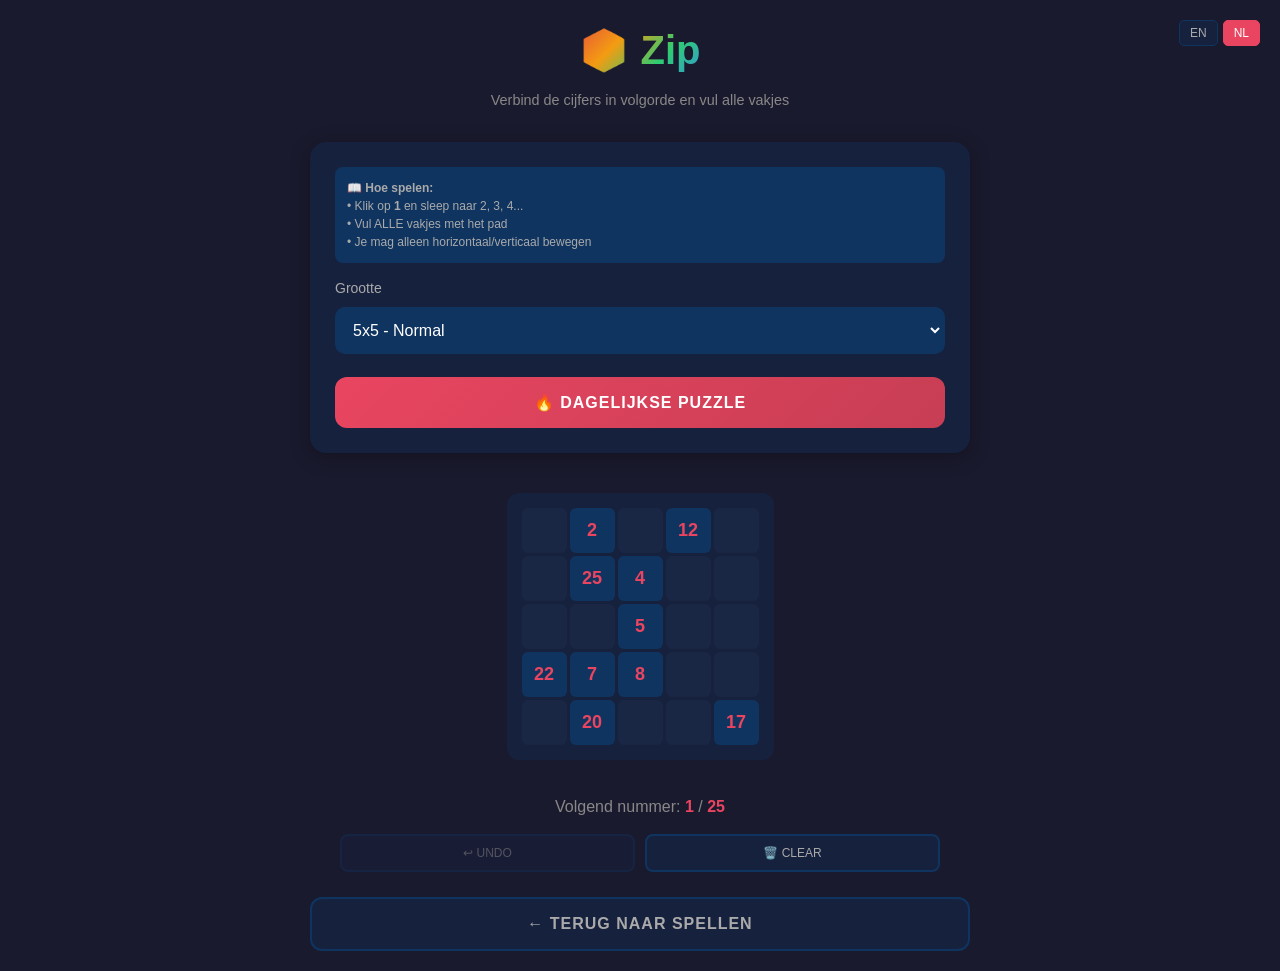
<file: games/zip/index.html>
<!DOCTYPE html>
<html lang="nl">
<head>
    <meta charset="UTF-8">
    <meta name="viewport" content="width=device-width, initial-scale=1.0">
    <title>Zip</title>
    <link rel="stylesheet" href="../../shared/css/style.css">
    <style>
        .zip-container { width: 100%; max-width: 500px; }
        
        .zip-grid-container {
            background: #16213e;
            padding: 15px;
            border-radius: 12px;
            margin: 20px 0;
        }
        
        .zip-grid {
            display: grid;
            gap: 3px;
            margin: 0 auto;
        }
        
        .zip-cell {
            width: 45px;
            height: 45px;
            display: flex;
            align-items: center;
            justify-content: center;
            background: #1a2744;
            border-radius: 6px;
            font-size: 18px;
            font-weight: bold;
            cursor: pointer;
            transition: all 0.15s ease;
            position: relative;
        }
        
        .zip-cell:hover { background: #243354; }
        
        .zip-cell.number {
            background: #0f3460;
            color: #e94560;
        }
        
        .zip-cell.filled {
            background: #2ecc71;
            color: white;
        }
        
        .zip-cell.current {
            background: #e94560;
            color: white;
            box-shadow: 0 0 15px rgba(233, 69, 96, 0.5);
        }
        
        .zip-cell .path-line {
            position: absolute;
            background: #2ecc71;
            z-index: 1;
        }
        
        .zip-cell .path-line.horizontal {
            height: 4px;
            width: 100%;
            top: 50%;
            transform: translateY(-50%);
        }
        
        .zip-cell .path-line.vertical {
            width: 4px;
            height: 100%;
            left: 50%;
            transform: translateX(-50%);
        }
        
        .zip-info {
            text-align: center;
            margin: 15px 0;
            color: #888;
        }
        
        .zip-info span {
            color: #e94560;
            font-weight: bold;
        }
        
        .difficulty-select {
            width: 100%;
            padding: 12px;
            border: 2px solid #0f3460;
            border-radius: 10px;
            font-size: 16px;
            background: #0f3460;
            color: #fff;
            margin-top: 8px;
        }
        
        @media (max-width: 450px) {
            .zip-cell {
                width: 36px;
                height: 36px;
                font-size: 14px;
            }
        }
    </style>
</head>
<body>
    <div class="app-container">
        <div class="lang-switch">
            <button class="lang-btn" onclick="setLanguage('en')">EN</button>
            <button class="lang-btn active" onclick="setLanguage('nl')">NL</button>
        </div>
        
        <h1>📦 Zip</h1>
        <p class="subtitle">Verbind de cijfers in volgorde en vul alle vakjes</p>
        
        <div class="card">
            <div class="info-section" style="background: #0f3460; padding: 12px; border-radius: 8px; margin-bottom: 15px; font-size: 12px; color: #aaa;">
                <strong>📖 Hoe spelen:</strong><br>
                • Klik op <strong>1</strong> en sleep naar 2, 3, 4...<br>
                • Vul ALLE vakjes met het pad<br>
                • Je mag alleen horizontaal/verticaal bewegen
            </div>
            
            <label>
                <span data-i18n="difficulty">Grootte</span>
                <select class="difficulty-select" id="size" onchange="startGame()">
                    <option value="4">4x4 - Easy</option>
                    <option value="5" selected>5x5 - Normal</option>
                    <option value="6">6x6 - Hard</option>
                    <option value="7">7x7 - Expert</option>
                </select>
            </label>
            
            <button class="btn btn-primary" onclick="startDailyPuzzle()">
                🔥 Dagelijkse Puzzle
            </button>
        </div>
        
        <div class="zip-grid-container">
            <div class="zip-grid" id="zip-grid"></div>
        </div>
        
        <div class="zip-info">
            Volgend nummer: <span id="next-number">1</span> / <span id="total-numbers">25</span>
        </div>
        
        <div class="game-tools">
            <button class="tool-btn" onclick="undoMove()" id="undo-btn" disabled>↩ UNDO</button>
            <button class="tool-btn" onclick="clearPath()">🗑️ CLEAR</button>
        </div>
        
        <button class="btn btn-secondary" onclick="goToDashboard()">← Terug naar Spellen</button>
    </div>

    <script src="js/zip.js"></script>
    <script>
        let game = null;
        let path = [];
        let history = [];
        let currentLang = localStorage.getItem('games_lang') || 'nl';
        
        function setLanguage(lang) {
            currentLang = lang;
            localStorage.setItem('games_lang', lang);
            document.querySelectorAll('.lang-btn').forEach(btn => {
                btn.classList.toggle('active', btn.textContent.toLowerCase() === lang);
            });
            
            const texts = {
                en: { 
                    subtitle: 'Connect the numbers in order and fill all cells', 
                    difficulty: 'Size', 
                    daily: 'Daily Puzzle',
                    howTo: '📖 How to play:'
                },
                nl: { 
                    subtitle: 'Verbind de cijfers in volgorde en vul alle vakjes', 
                    difficulty: 'Grootte', 
                    daily: 'Dagelijkse Puzzle',
                    howTo: '📖 Hoe spelen:'
                }
            };
            
            document.querySelector('.subtitle').textContent = texts[lang].subtitle;
            document.querySelector('.info-section strong').textContent = texts[lang].howTo;
        }
        
        function startDailyPuzzle() {
            const size = parseInt(document.getElementById('size').value);
            startGame();
        }
        
        function startGame() {
            const size = parseInt(document.getElementById('size').value);
            const generator = new ZipGenerator();
            
            let puzzle = null;
            for (let i = 0; i < 50; i++) {
                puzzle = generator.generate(size);
                if (puzzle) break;
            }
            
            if (!puzzle) {
                alert('Kon geen puzzle genereren');
                return;
            }
            
            game = {
                puzzle: puzzle.puzzle,
                size: size,
                maxNumber: puzzle.maxNumber
            };
            
            path = [];
            history = [];
            
            document.getElementById('total-numbers').textContent = size * size;
            updateNextNumber();
            renderGrid();
        }
        
        function renderGrid() {
            const grid = document.getElementById('zip-grid');
            const size = game.size;
            
            grid.style.gridTemplateColumns = `repeat(${size}, 1fr)`;
            grid.innerHTML = '';
            
            // Create path lookup
            const pathMap = {};
            path.forEach((p, i) => {
                pathMap[`${p.x},${p.y}`] = i + 1;
            });
            
            for (let y = 0; y < size; y++) {
                for (let x = 0; x < size; x++) {
                    const cell = document.createElement('div');
                    cell.className = 'zip-cell';
                    cell.dataset.x = x;
                    cell.dataset.y = y;
                    
                    const puzzleNum = game.puzzle[y][x];
                    const pathNum = pathMap[`${x},${y}`];
                    
                    if (puzzleNum > 0) {
                        cell.classList.add('number');
                        cell.textContent = puzzleNum;
                    } else if (pathNum) {
                        cell.classList.add('filled');
                        cell.textContent = pathNum;
                    }
                    
                    // Current position
                    if (path.length > 0) {
                        const last = path[path.length - 1];
                        if (last.x === x && last.y === y) {
                            cell.classList.add('current');
                        }
                    }
                    
                    // Draw path lines
                    if (pathNum && pathNum > 1) {
                        const prev = path.find(p => p.value === pathNum - 1);
                        if (prev) {
                            const dx = prev.x - x;
                            const dy = prev.y - y;
                            const line = document.createElement('div');
                            line.className = 'path-line';
                            if (Math.abs(dx) === 1) line.classList.add('horizontal');
                            else line.classList.add('vertical');
                            cell.appendChild(line);
                        }
                    }
                    
                    cell.onclick = () => clickCell(x, y);
                    grid.appendChild(cell);
                }
            }
        }
        
        function clickCell(x, y) {
            const nextNum = path.length + 1;
            const puzzleNum = game.puzzle[y][x];
            
            // Can click on the next number in sequence
            if (puzzleNum === nextNum) {
                // Start new path or add to existing
                if (path.length === 0) {
                    history.push([...path.map(p => ({...p}))]);
                    path.push({x, y, value: nextNum});
                } else {
                    const last = path[path.length - 1];
                    // Check if adjacent
                    const dx = Math.abs(x - last.x);
                    const dy = Math.abs(y - last.y);
                    if ((dx === 1 && dy === 0) || (dx === 0 && dy === 1)) {
                        history.push([...path.map(p => ({...p}))]);
                        path.push({x, y, value: nextNum});
                    } else if (x === path[0].x && y === path[0].y) {
                        // Clicked on start, reset
                        history.push([...path.map(p => ({...p}))]);
                        path = [{x, y, value: nextNum}];
                    }
                }
            } else if (game.puzzle[y][x] === 0) {
                // Empty cell - can add if adjacent to last
                if (path.length > 0) {
                    const last = path[path.length - 1];
                    const dx = Math.abs(x - last.x);
                    const dy = Math.abs(y - last.y);
                    if ((dx === 1 && dy === 0) || (dx === 0 && dy === 1)) {
                        history.push([...path.map(p => ({...p}))]);
                        path.push({x, y, value: nextNum});
                    }
                }
            }
            
            document.getElementById('undo-btn').disabled = history.length === 0;
            updateNextNumber();
            renderGrid();
            checkWin();
        }
        
        function updateNextNumber() {
            document.getElementById('next-number').textContent = path.length + 1;
        }
        
        function undoMove() {
            if (history.length === 0) return;
            path = history.pop();
            document.getElementById('undo-btn').disabled = history.length === 0;
            updateNextNumber();
            renderGrid();
        }
        
        function clearPath() {
            if (path.length > 0) {
                history.push([...path.map(p => ({...p}))]);
                path = [];
                document.getElementById('undo-btn').disabled = false;
                updateNextNumber();
                renderGrid();
            }
        }
        
        function checkWin() {
            const size = game.size;
            if (path.length === size * size) {
                const last = path[path.length - 1];
                if (last.value === size * size) {
                    setTimeout(() => {
                        alert('🎉 Gefeliciteerd! Je hebt gewonnen!');
                    }, 100);
                }
            }
        }
        
        function goToDashboard() {
            window.location.href = '../../index.html';
        }
        
        // Initialize
        setLanguage(currentLang);
        startGame();
    </script>
</body>
</html>
</file>
<file: shared/css/style.css>
/* ==========================================
   Shared Styles - Games Repository
   ========================================== */

/* Reset & Base */
*, *::before, *::after {
    box-sizing: border-box;
    margin: 0;
    padding: 0;
}

html {
    font-size: 16px;
}

body {
    font-family: -apple-system, BlinkMacSystemFont, 'Segoe UI', Roboto, 'Helvetica Neue', Arial, sans-serif;
    background: #1a1a2e;
    color: #eee;
    min-height: 100vh;
    line-height: 1.5;
    -webkit-font-smoothing: antialiased;
    -moz-osx-font-smoothing: grayscale;
}

/* App Container */
.app-container {
    width: 100%;
    max-width: 700px;
    margin: 0 auto;
    padding: 20px;
    display: flex;
    flex-direction: column;
    align-items: center;
}

/* Screens */
.screen {
    display: none;
    width: 100%;
    flex-direction: column;
    align-items: center;
}

.screen.active {
    display: flex;
}

/* Typography */
h1 {
    font-size: 2.5rem;
    margin-bottom: 10px;
    background: linear-gradient(135deg, #e74c3c, #f39c12, #2ecc71, #3498db);
    -webkit-background-clip: text;
    -webkit-text-fill-color: transparent;
    background-clip: text;
    text-align: center;
}

h2 {
    font-size: 1.5rem;
    color: #eee;
    margin-bottom: 15px;
}

h3 {
    font-size: 1.2rem;
    color: #aaa;
    margin-bottom: 10px;
}

.subtitle {
    color: #888;
    margin-bottom: 30px;
    text-align: center;
    font-size: 0.9rem;
}

/* Cards */
.card {
    background: #16213e;
    border-radius: 16px;
    padding: 25px;
    width: 100%;
    margin-bottom: 20px;
    box-shadow: 0 4px 20px rgba(0, 0, 0, 0.3);
}

/* Buttons */
.btn {
    width: 100%;
    padding: 16px;
    border: none;
    border-radius: 12px;
    font-size: 16px;
    font-weight: bold;
    cursor: pointer;
    transition: all 0.2s ease;
    margin-top: 15px;
    text-transform: uppercase;
    letter-spacing: 1px;
}

.btn-primary {
    background: linear-gradient(135deg, #e94560, #c73e54);
    color: white;
}

.btn-primary:hover {
    transform: translateY(-2px);
    box-shadow: 0 4px 20px rgba(233, 69, 96, 0.4);
}

.btn-primary:disabled {
    background: #333;
    cursor: not-allowed;
    transform: none;
    box-shadow: none;
}

.btn-secondary {
    background: #16213e;
    color: #aaa;
    border: 2px solid #0f3460;
}

.btn-secondary:hover {
    background: #1a2744;
    color: #fff;
}

/* Inputs */
input[type="text"],
input[type="email"],
input[type="password"] {
    width: 100%;
    padding: 14px 16px;
    border: 2px solid #0f3460;
    border-radius: 10px;
    font-size: 16px;
    background: #0f3460;
    color: #fff;
    text-align: center;
}

input[type="text"]:focus,
input[type="email"]:focus,
input[type="password"]:focus {
    outline: none;
    border-color: #e94560;
}

input[type="text"]::placeholder {
    color: #666;
}

/* Labels */
label {
    display: block;
    margin-bottom: 8px;
    color: #aaa;
    font-size: 14px;
}

/* Range Slider */
.slider-container {
    margin: 25px 0;
}

.slider-label {
    display: flex;
    justify-content: space-between;
    margin-bottom: 10px;
    color: #aaa;
    font-size: 14px;
}

.slider-value {
    color: #e94560;
    font-weight: bold;
}

input[type="range"] {
    width: 100%;
    height: 8px;
    border-radius: 4px;
    background: #0f3460;
    outline: none;
    -webkit-appearance: none;
}

input[type="range"]::-webkit-slider-thumb {
    -webkit-appearance: none;
    width: 24px;
    height: 24px;
    border-radius: 50%;
    background: #e94560;
    cursor: pointer;
    box-shadow: 0 2px 10px rgba(233, 69, 96, 0.5);
}

input[type="range"]::-moz-range-thumb {
    width: 24px;
    height: 24px;
    border-radius: 50%;
    background: #e94560;
    cursor: pointer;
    border: none;
    box-shadow: 0 2px 10px rgba(233, 69, 96, 0.5);
}

/* Toggle Switch */
.toggle-switch {
    position: relative;
    width: 50px;
    height: 26px;
    display: inline-block;
}

.toggle-switch input {
    opacity: 0;
    width: 0;
    height: 0;
}

.toggle-slider {
    position: absolute;
    cursor: pointer;
    top: 0;
    left: 0;
    right: 0;
    bottom: 0;
    background: #0f3460;
    border-radius: 26px;
    transition: 0.3s;
}

.toggle-slider::before {
    position: absolute;
    content: "";
    height: 20px;
    width: 20px;
    left: 3px;
    bottom: 3px;
    background: white;
    border-radius: 50%;
    transition: 0.3s;
}

input:checked + .toggle-slider {
    background: #e94560;
}

input:checked + .toggle-slider::before {
    transform: translateX(24px);
}

/* Settings Toggle Row */
.settings-toggle {
    display: flex;
    align-items: center;
    justify-content: space-between;
    padding: 12px 0;
    border-top: 1px solid #0f3460;
    margin-top: 10px;
}

.settings-toggle:first-of-type {
    border-top: none;
    margin-top: 0;
}

/* Mode Buttons */
.mode-buttons {
    display: flex;
    gap: 10px;
    margin-bottom: 15px;
}

.mode-btn {
    flex: 1;
    padding: 14px;
    border: 2px solid #0f3460;
    border-radius: 10px;
    background: transparent;
    color: #aaa;
    font-size: 14px;
    font-weight: bold;
    cursor: pointer;
    transition: all 0.2s;
}

.mode-btn.active {
    background: #e94560;
    border-color: #e94560;
    color: white;
}

.mode-btn:hover:not(.active) {
    border-color: #e94560;
    color: #fff;
}

/* Display Options */
.display-section {
    margin-top: 15px;
    padding-top: 15px;
    border-top: 1px solid #0f3460;
}

.display-section-title {
    color: #aaa;
    font-size: 12px;
    text-transform: uppercase;
    letter-spacing: 1px;
    margin-bottom: 12px;
}

.display-options {
    display: flex;
    gap: 8px;
    margin-bottom: 12px;
    flex-wrap: wrap;
}

.display-option-btn {
    flex: 1;
    min-width: 70px;
    padding: 10px 8px;
    border: 2px solid #0f3460;
    border-radius: 8px;
    background: transparent;
    color: #aaa;
    font-size: 11px;
    font-weight: bold;
    cursor: pointer;
    transition: all 0.2s;
    text-align: center;
}

.display-option-btn.active {
    background: #e94560;
    border-color: #e94560;
    color: white;
}

.display-option-btn:hover:not(.active) {
    border-color: #e94560;
    color: #fff;
}

/* Language Switch */
.lang-switch {
    position: absolute;
    top: 20px;
    right: 20px;
    display: flex;
    gap: 5px;
}

.lang-btn {
    background: #16213e;
    border: 1px solid #0f3460;
    color: #aaa;
    padding: 5px 10px;
    border-radius: 5px;
    cursor: pointer;
    font-size: 12px;
    transition: all 0.2s;
}

.lang-btn.active {
    background: #e94560;
    color: white;
    border-color: #e94560;
}

.lang-btn:hover:not(.active) {
    border-color: #e94560;
}

/* Stats */
.stat {
    background: #16213e;
    padding: 10px 20px;
    border-radius: 10px;
    text-align: center;
    min-width: 80px;
}

.stat-label {
    font-size: 11px;
    color: #666;
    text-transform: uppercase;
    margin-bottom: 2px;
}

.stat-value {
    font-size: 20px;
    font-weight: bold;
    color: #e94560;
}

/* Timer */
.timer {
    color: #2ecc71;
}

.timer.warning {
    color: #f39c12;
}

.timer.danger {
    color: #e74c3c;
    animation: pulse 0.5s infinite;
}

@keyframes pulse {
    0%, 100% { opacity: 1; }
    50% { opacity: 0.5; }
}

/* Game Header */
.game-header {
    display: flex;
    justify-content: space-between;
    align-items: center;
    width: 100%;
    max-width: 600px;
    margin-bottom: 20px;
    flex-wrap: wrap;
    gap: 10px;
}

.game-info {
    display: flex;
    gap: 15px;
    align-items: center;
}

/* Game Footer */
.game-footer {
    display: flex;
    gap: 10px;
    width: 100%;
    max-width: 600px;
}

/* Game Tools */
.game-tools {
    display: flex;
    gap: 10px;
    width: 100%;
    max-width: 600px;
    margin-bottom: 10px;
    flex-wrap: wrap;
}

.tool-btn {
    flex: 1;
    min-width: 80px;
    padding: 10px;
    border: 2px solid #0f3460;
    border-radius: 8px;
    background: #16213e;
    color: #aaa;
    font-size: 12px;
    cursor: pointer;
    transition: all 0.2s;
    display: flex;
    align-items: center;
    justify-content: center;
    gap: 5px;
}

.tool-btn:hover:not(:disabled) {
    border-color: #e94560;
    color: #fff;
}

.tool-btn:disabled {
    opacity: 0.4;
    cursor: not-allowed;
}

.tool-btn.used {
    border-color: #f39c12;
    color: #f39c12;
}

/* Tool Buttons - Compact variant */
.tool-btn.compact {
    min-width: 60px;
    padding: 8px;
    font-size: 11px;
}

/* Error Messages */
.error-msg {
    color: #e74c3c;
    font-size: 12px;
    margin-top: 8px;
    display: none;
}

.error-msg.show {
    display: block;
}

/* Hint Text */
.hint {
    color: #666;
    font-size: 12px;
    text-align: center;
    margin-top: 10px;
}

/* Result Screen */
.result-screen {
    text-align: center;
    padding: 20px;
}

.result-score {
    font-size: 48px;
    font-weight: bold;
    color: #e94560;
    margin: 20px 0;
}

.result-label {
    color: #666;
    font-size: 14px;
}

.win-message {
    color: #2ecc71;
    font-size: 24px;
    margin-bottom: 10px;
}

.lose-message {
    color: #e74c3c;
    font-size: 24px;
    margin-bottom: 10px;
}

/* Leaderboard */
.leaderboard {
    width: 100%;
    max-width: 400px;
    margin-top: 30px;
}

.leaderboard h3 {
    margin-bottom: 15px;
    text-align: center;
    font-size: 14px;
    text-transform: uppercase;
    letter-spacing: 2px;
}

.leaderboard-tabs {
    display: flex;
    gap: 5px;
    margin-bottom: 15px;
    justify-content: center;
    flex-wrap: wrap;
}

.leaderboard-tab {
    background: transparent;
    border: 1px solid #0f3460;
    color: #aaa;
    padding: 5px 12px;
    border-radius: 15px;
    font-size: 12px;
    cursor: pointer;
    transition: all 0.2s;
}

.leaderboard-tab.active {
    background: #e94560;
    border-color: #e94560;
    color: white;
}

.leaderboard-tab:hover:not(.active) {
    border-color: #e94560;
}

.leaderboard-entry {
    display: flex;
    justify-content: space-between;
    align-items: center;
    padding: 10px 15px;
    background: #16213e;
    border-radius: 8px;
    margin-bottom: 8px;
}

.leaderboard-rank {
    color: #f39c12;
    font-weight: bold;
    width: 30px;
}

.leaderboard-nickname {
    flex: 1;
    text-align: left;
    padding-left: 10px;
    letter-spacing: 3px;
}

.leaderboard-difficulty {
    color: #666;
    font-size: 11px;
    margin-right: 10px;
}

.leaderboard-score {
    color: #e94560;
    font-weight: bold;
}

.leaderboard-empty {
    text-align: center;
    color: #666;
    padding: 20px;
}

.leaderboard-extras {
    font-size: 10px;
    color: #666;
    margin-left: 5px;
}

.leaderboard-extras span {
    margin-right: 5px;
}

.leaderboard-extras .hint-used {
    color: #f39c12;
}

.leaderboard-extras .undo-used {
    color: #e74c3c;
}

/* Board Indicator */
.board-indicator {
    display: flex;
    gap: 10px;
    margin-bottom: 20px;
}

.board-dot {
    width: 12px;
    height: 12px;
    border-radius: 50%;
    background: #0f3460;
    transition: all 0.2s;
}

.board-dot.active {
    background: #e94560;
}

.board-dot.completed {
    background: #2ecc71;
}

/* Challenge Info */
.challenge-info {
    background: #0f3460;
    padding: 12px;
    border-radius: 8px;
    font-size: 13px;
    color: #aaa;
    margin-bottom: 20px;
    display: none;
}

.challenge-info.visible {
    display: block;
}

/* High Brightness */
.cell.high-brightness {
    filter: brightness(1.3);
}

/* Black & White Mode */
.cell.bw-mode {
    filter: grayscale(100%) contrast(1.2);
}

/* Compact Grid */
#game-grid.compact {
    gap: 0;
    padding: 0;
}

#game-grid.compact .cell {
    border-radius: 0;
}

/* Animations */
@keyframes fadeIn {
    from { opacity: 0; transform: translateY(10px); }
    to { opacity: 1; transform: translateY(0); }
}

.fade-in {
    animation: fadeIn 0.3s ease forwards;
}

@keyframes scaleIn {
    from { transform: scale(0.9); opacity: 0; }
    to { transform: scale(1); opacity: 1; }
}

.scale-in {
    animation: scaleIn 0.2s ease forwards;
}

/* Responsive */
@media (max-width: 600px) {
    .app-container {
        padding: 15px;
    }
    
    h1 {
        font-size: 2rem;
    }
    
    .card {
        padding: 20px;
    }
    
    .game-header {
        justify-content: center;
    }
    
    .game-info {
        width: 100%;
        justify-content: center;
    }
    
    .mode-buttons {
        flex-direction: column;
    }
    
    .display-options {
        flex-direction: column;
    }
    
    .display-option-btn {
        min-width: 100%;
    }
}

/* Utility Classes */
.text-center { text-align: center; }
.text-left { text-align: left; }
.text-right { text-align: right; }

.mt-1 { margin-top: 10px; }
.mt-2 { margin-top: 20px; }
.mb-1 { margin-bottom: 10px; }
.mb-2 { margin-bottom: 20px; }

.hidden { display: none !important; }
.visible { display: block !important; }

/* Back Button */
.back-btn {
    display: inline-flex;
    align-items: center;
    gap: 8px;
    color: #aaa;
    text-decoration: none;
    font-size: 14px;
    padding: 10px 15px;
    margin-bottom: 20px;
    transition: color 0.2s;
    cursor: pointer;
    background: none;
    border: none;
}

.back-btn:hover {
    color: #e94560;
}

.back-btn::before {
    content: "←";
}
</file>
